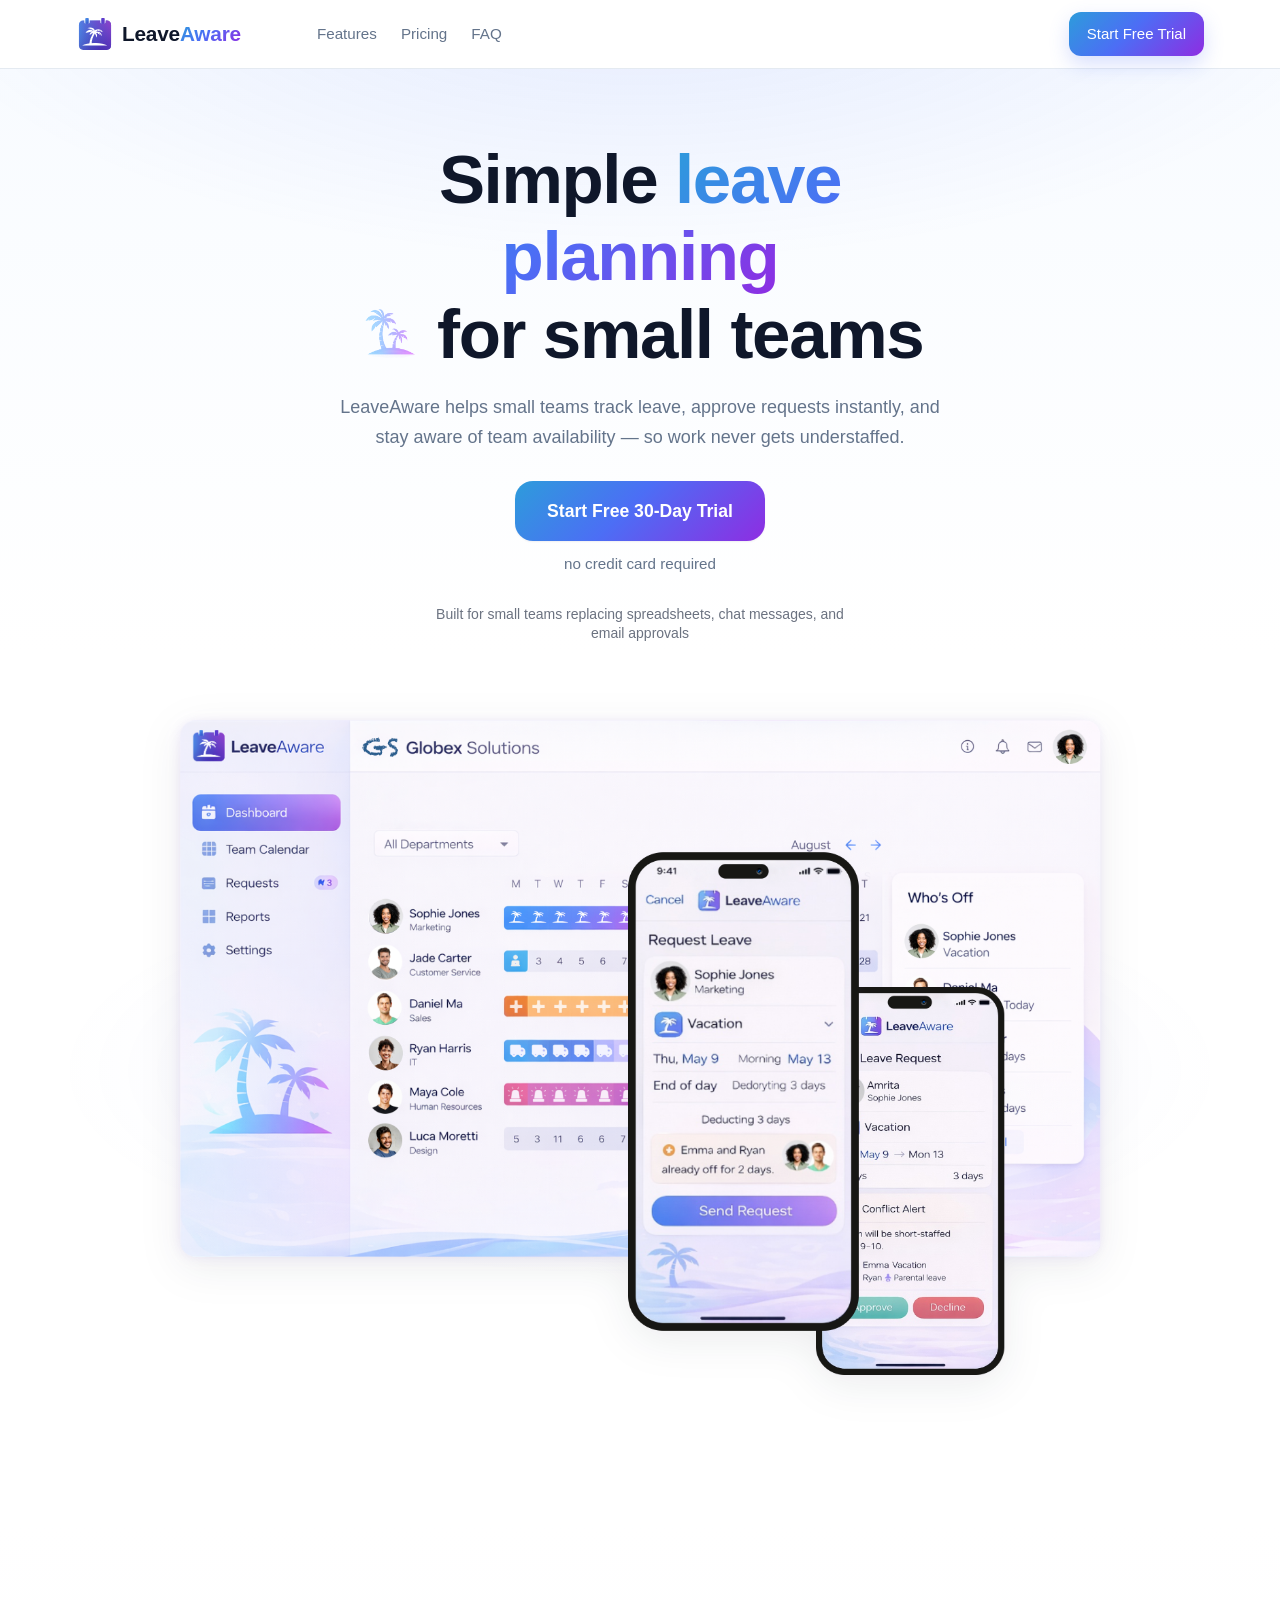
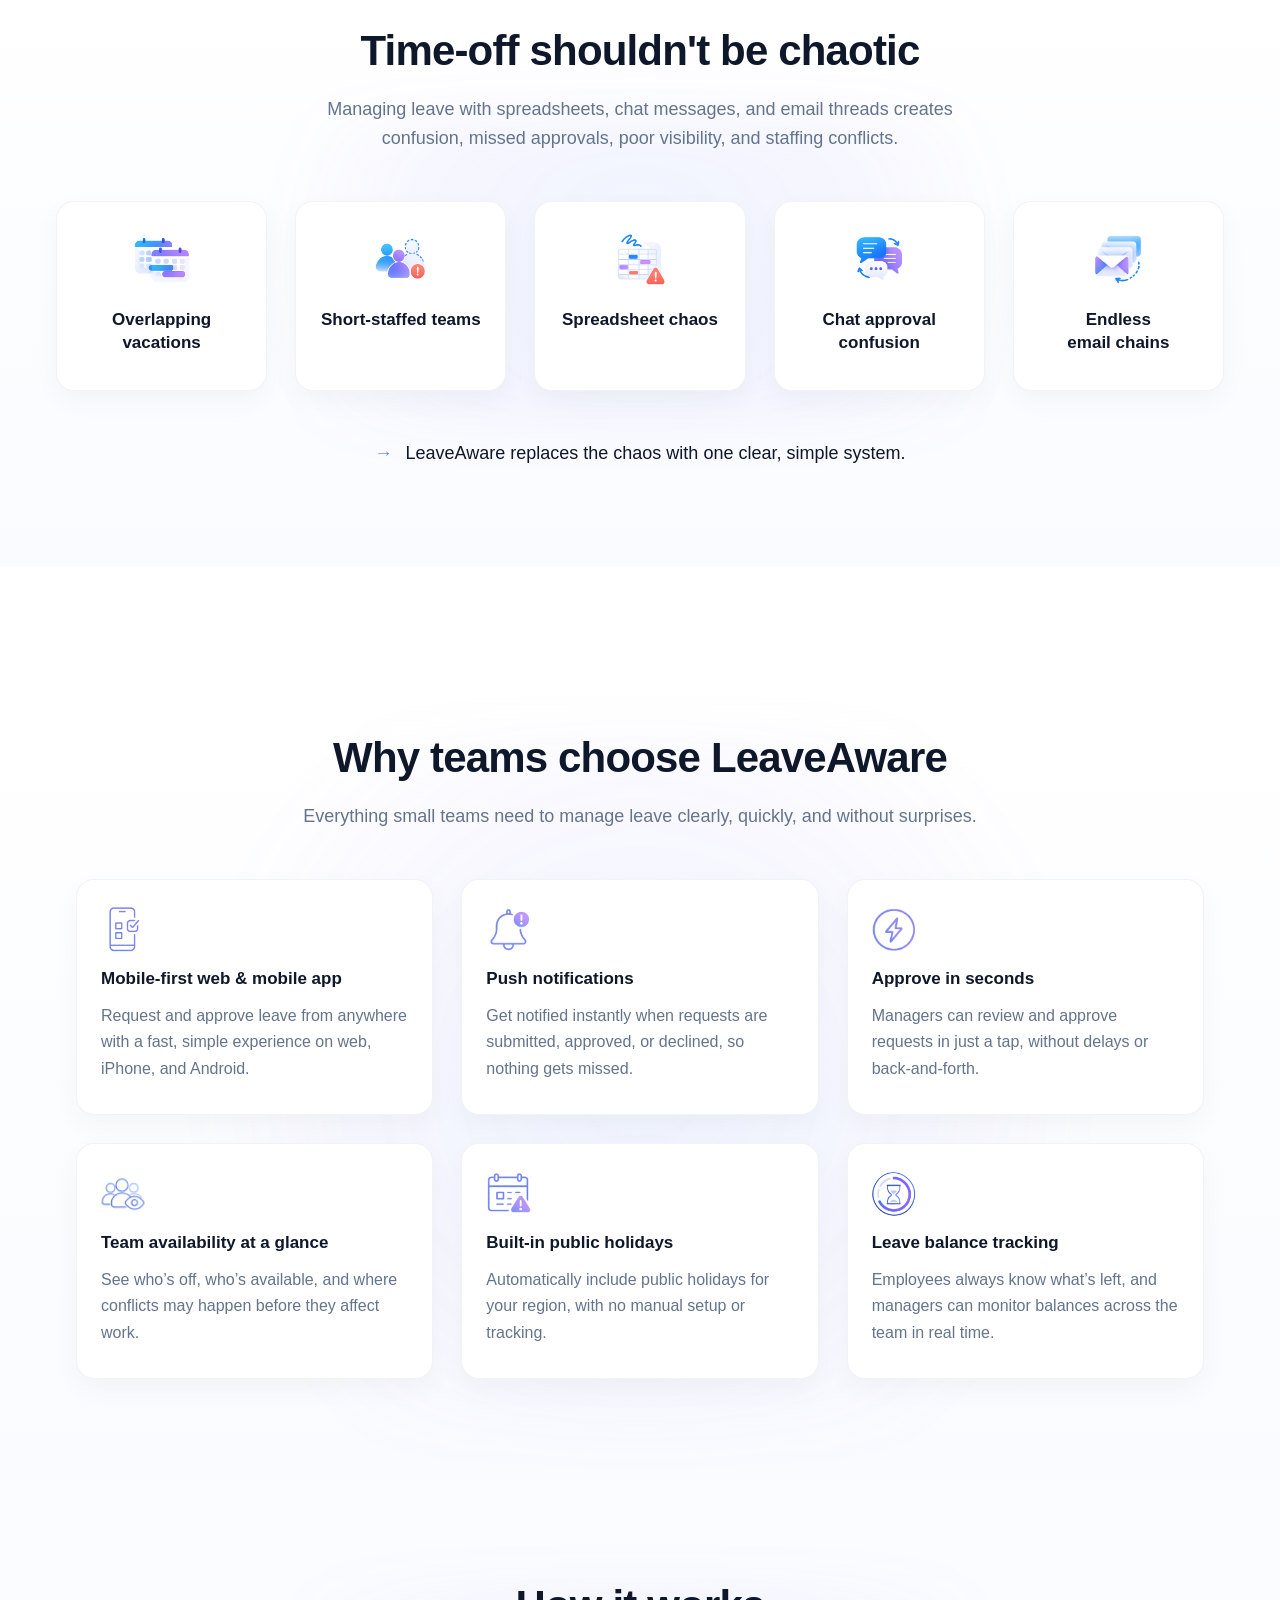
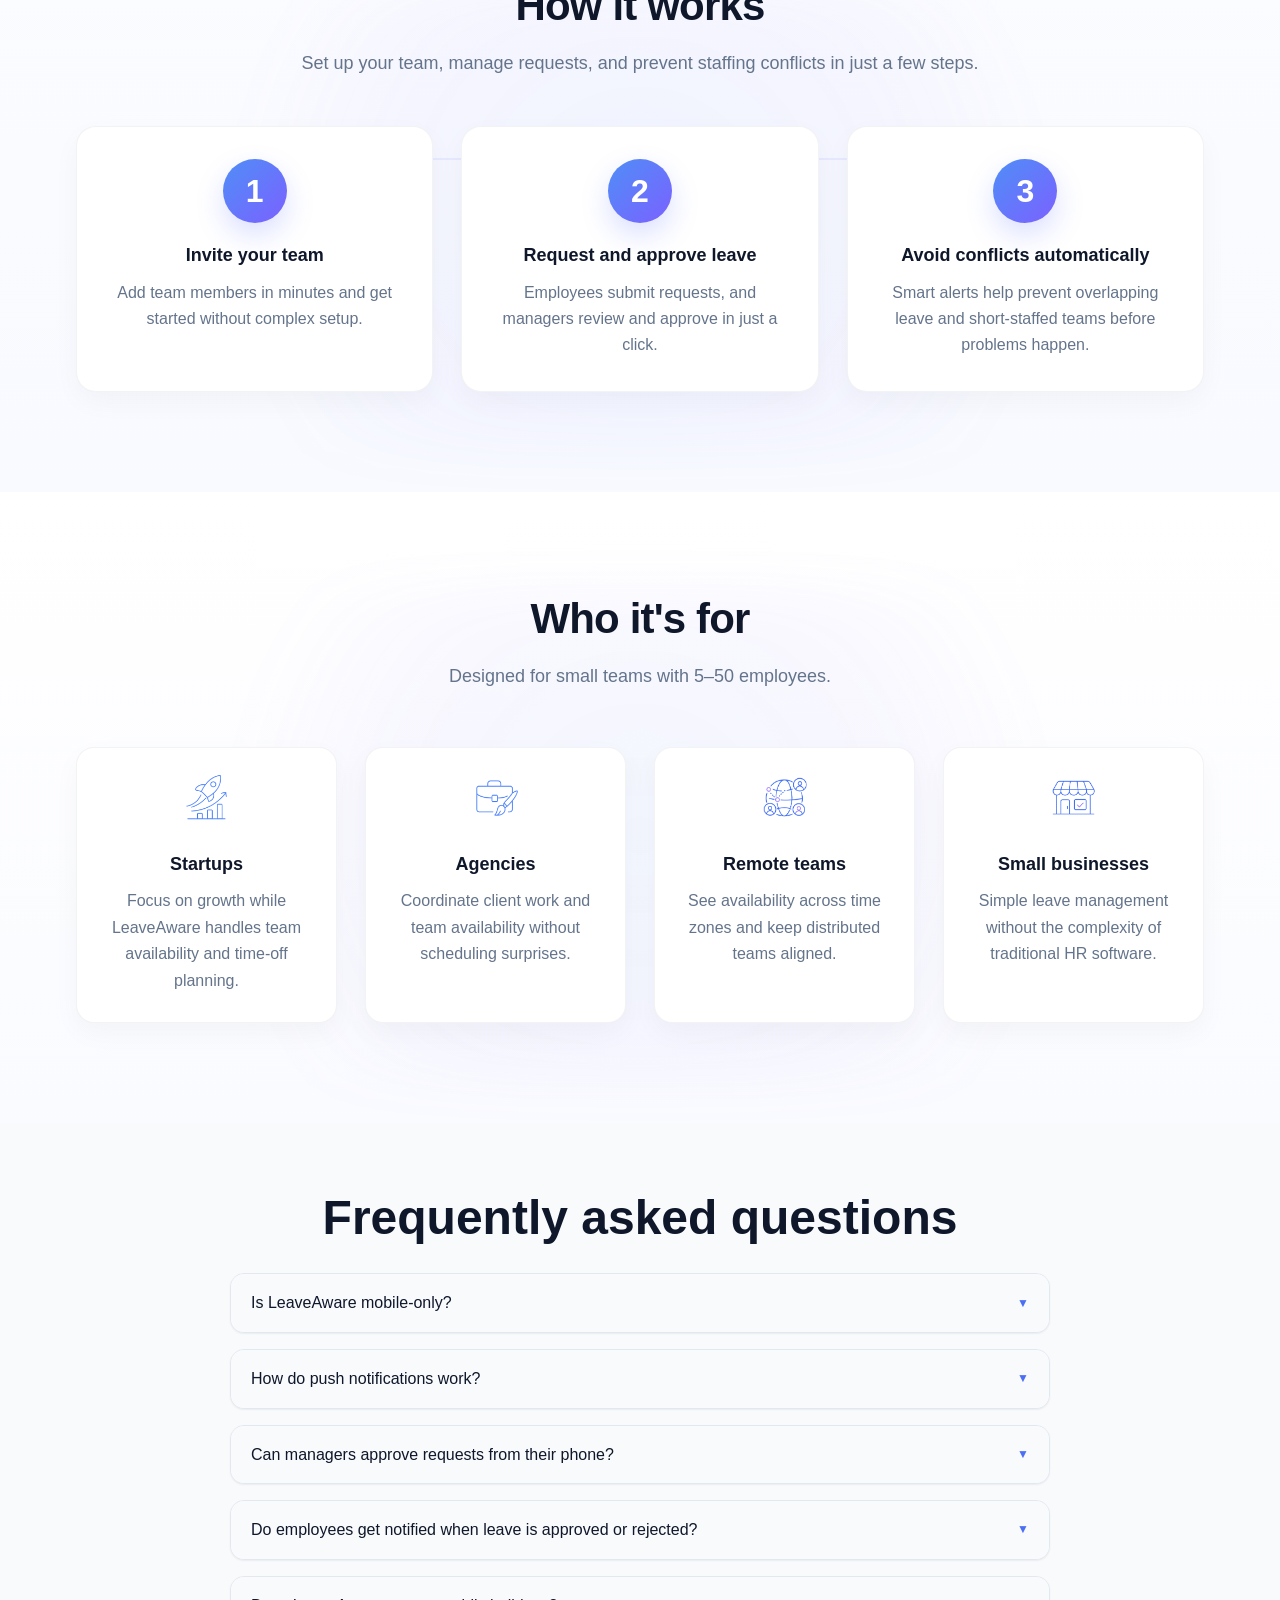
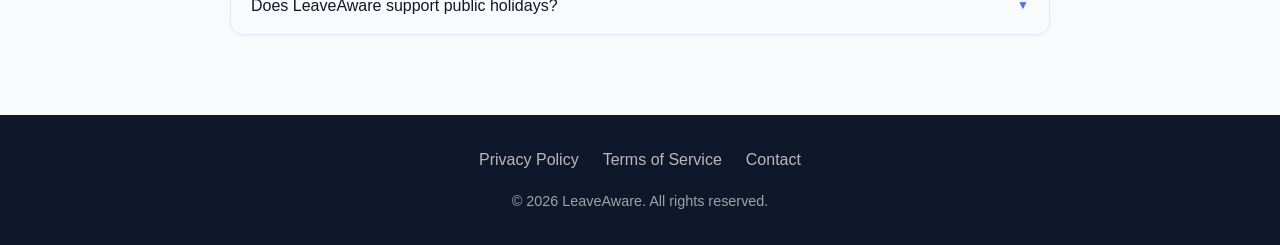
<file: index.html>
<!DOCTYPE html>
<html lang="en">
<head>
    <meta charset="UTF-8">
    <meta name="viewport" content="width=device-width, initial-scale=1.0">
    <title>LeaveAware – Leave Management for Small Teams</title>
    <meta name="description" content="By a long shot, the best leave planner for small teams. Mobile‑first with a full web app — request time off and approve instantly from your phone or browser.">
    <link rel="icon" href="/favicon.ico" sizes="any">
    <link rel="icon" type="image/png" sizes="32x32" href="/favicon-32x32.png">
    <link rel="icon" type="image/png" sizes="16x16" href="/favicon-16x16.png">
    <link rel="apple-touch-icon" href="/apple-touch-icon.png">
    <link rel="manifest" href="/site.webmanifest">
    <link rel="stylesheet" href="main.css">
    <script async src="https://www.googletagmanager.com/gtag/js?id=G-85T6MX5HEW"></script>
    <script type="text/javascript">
        (function(c,l,a,r,i,t,y){
            c[a]=c[a]||function(){(c[a].q=c[a].q||[]).push(arguments)};
            t=l.createElement(r);t.async=1;t.src="https://www.clarity.ms/tag/"+i;
            y=l.getElementsByTagName(r)[0];y.parentNode.insertBefore(t,y);
        })(window, document, "clarity", "script", "vrn78khvs7");
    </script>
    <script>
        window.dataLayer = window.dataLayer || [];
        function gtag(){dataLayer.push(arguments);}
        gtag('js', new Date());
        gtag('config', 'G-85T6MX5HEW');
    </script>
</head>
<body>
    <!-- Sticky Topbar -->
    <header class="topbar">
        <div class="topbar-container">
            <div class="topbar-left">
                <a href="#home" class="logo-link">
                    <img src="assets/leaveaware-logo.svg" alt="LeaveAware" class="logo">
                    <span class="brand-name">Leave<span class="brand-accent">Aware</span></span>
                </a>
            </div>
            <nav class="topbar-nav">
                <a href="#why" class="nav-link">Features</a>
                <a id="pricing_menu_item_cta" href="pricing/index.html" class="nav-link">Pricing</a>
                <a href="#faq" class="nav-link">FAQ</a>
            </nav>
            <div class="topbar-right">
                <a id="start_free_trial_bar_cta" href="pricing/index.html" class="btn-primary-pill">Start Free Trial</a>
            </div>
        </div>
    </header>

    <!-- Hero Section -->
    <section class="hero" id="home">
        <div class="container">
            <div class="hero-content">
                <h1 class="hero-headline">
                    Simple <span class="headline-accent">leave planning</span><br><img src="assets/palm_colored_icon.png" alt="palm" class="headline-palm-icon"> for small teams
                </h1>
                <p class="hero-subheadline">LeaveAware helps small teams track leave, approve requests instantly, and stay aware of team availability — so work never gets understaffed.</p>
                <div class="hero-cta">
                    <a id="start_free_trial_cta" href="pricing/index.html" class="btn-primary-large">Start Free 30-Day Trial</a>
                    <p class="cta-microcopy">no credit card required</p>
                    <p class="hero-trust">Built for small teams replacing spreadsheets, chat messages, and email approvals</p>
                </div>
            </div>
            <div class="hero-phone">
                <img src="assets/hero-mockup.png" alt="LeaveAware on web and mobile" class="hero-image" />
            </div>
        </div>
    </section>

    <!-- Problem Section -->
    <section class="problem">
        <div class="container">
            <h2 class="problem-title">Time-off shouldn't be chaotic</h2>
            <p class="problem-subtitle">Managing leave with spreadsheets, chat messages, and email threads creates confusion, missed approvals, poor visibility, and staffing conflicts.</p>
            <div class="problems-grid">
                <div class="problem-item">
                    <div class="problem-icon" aria-hidden="true">
                        <img src="assets/Slice_1.svg" alt="" class="problem-icon-image problem-icon-image--calendar">
                    </div>
                    <p class="problem-card-title">Overlapping vacations</p>
                </div>
                <div class="problem-item">
                    <div class="problem-icon" aria-hidden="true">
                        <img src="assets/Slice_2.svg" alt="" class="problem-icon-image problem-icon-image--team">
                    </div>
                    <p class="problem-card-title">Short-staffed teams</p>
                </div>
                <div class="problem-item">
                    <div class="problem-icon" aria-hidden="true">
                        <img src="assets/Slice_3.svg" alt="" class="problem-icon-image problem-icon-image--sheet">
                    </div>
                    <p class="problem-card-title">Spreadsheet chaos</p>
                </div>
                <div class="problem-item">
                    <div class="problem-icon" aria-hidden="true">
                        <img src="assets/Slice_4.svg" alt="" class="problem-icon-image problem-icon-image--message">
                    </div>
                    <p class="problem-card-title">Chat approval confusion</p>
                </div>
                <div class="problem-item">
                    <div class="problem-icon" aria-hidden="true">
                        <img src="assets/Slice_5.svg" alt="" class="problem-icon-image problem-icon-image--mail">
                    </div>
                    <p class="problem-card-title">Endless email chains</p>
                </div>
            </div>
            <p class="problem-transition"><span class="problem-transition-mark" aria-hidden="true">→</span> LeaveAware replaces the chaos with one clear, simple system.</p>
        </div>
    </section>

    <!-- Features Section -->
    <section class="features" id="why">
        <div class="container">
            <h2 class="features-title">Why teams choose LeaveAware</h2>
            <p class="features-subtitle">Everything small teams need to manage leave clearly, quickly, and without surprises.</p>
            <div class="features-grid">
                <div class="feature-card">
                    <div class="feature-icon" aria-hidden="true">
                        <img src="assets/FeaturesIcon/Slice_1.svg" alt="" class="feature-icon-image feature-icon-image--mobile">
                    </div>
                    <h3>Mobile-first web &amp; mobile app</h3>
                    <p>Request and approve leave from anywhere with a fast, simple experience on web, iPhone, and Android.</p>
                </div>
                <div class="feature-card">
                    <div class="feature-icon" aria-hidden="true">
                        <img src="assets/FeaturesIcon/Slice_2.svg" alt="" class="feature-icon-image feature-icon-image--bell">
                    </div>
                    <h3>Push notifications</h3>
                    <p>Get notified instantly when requests are submitted, approved, or declined, so nothing gets missed.</p>
                </div>
                <div class="feature-card">
                    <div class="feature-icon" aria-hidden="true">
                        <img src="assets/FeaturesIcon/Slice_3.svg" alt="" class="feature-icon-image feature-icon-image--zap">
                    </div>
                    <h3>Approve in seconds</h3>
                    <p>Managers can review and approve requests in just a tap, without delays or back-and-forth.</p>
                </div>
                <div class="feature-card">
                    <div class="feature-icon" aria-hidden="true">
                        <img src="assets/FeaturesIcon/Slice_4.svg" alt="" class="feature-icon-image feature-icon-image--visibility">
                    </div>
                    <h3>Team availability at a glance</h3>
                    <p>See who’s off, who’s available, and where conflicts may happen before they affect work.</p>
                </div>
                <div class="feature-card">
                    <div class="feature-icon" aria-hidden="true">
                        <img src="assets/FeaturesIcon/Slice_5.svg" alt="" class="feature-icon-image feature-icon-image--calendar">
                    </div>
                    <h3>Built-in public holidays</h3>
                    <p>Automatically include public holidays for your region, with no manual setup or tracking.</p>
                </div>
                <div class="feature-card">
                    <div class="feature-icon" aria-hidden="true">
                        <img src="assets/FeaturesIcon/Slice_6.svg" alt="" class="feature-icon-image feature-icon-image--balance">
                    </div>
                    <h3>Leave balance tracking</h3>
                    <p>Employees always know what’s left, and managers can monitor balances across the team in real time.</p>
                </div>
            </div>
        </div>
    </section>

    <!-- How It Works Section -->
    <section class="how-it-works">
        <div class="container">
            <h2 class="how-it-works-title">How it works</h2>
            <p class="how-it-works-subtitle">Set up your team, manage requests, and prevent staffing conflicts in just a few steps.</p>
            <div class="steps-grid">
                <div class="step">
                    <div class="step-number">1</div>
                    <h3>Invite your team</h3>
                    <p>Add team members in minutes and get started without complex setup.</p>
                </div>
                <div class="step">
                    <div class="step-number">2</div>
                    <h3>Request and approve leave</h3>
                    <p>Employees submit requests, and managers review and approve in just a click.</p>
                </div>
                <div class="step">
                    <div class="step-number">3</div>
                    <h3>Avoid conflicts automatically</h3>
                    <p>Smart alerts help prevent overlapping leave and short-staffed teams before problems happen.</p>
                </div>
            </div>
        </div>
    </section>

    <!-- Who It's For Section -->
    <section class="who-for">
        <div class="container">
            <h2 class="who-title">Who it's for</h2>
            <p class="who-subtitle">Designed for small teams with 5–50 employees.</p>
            <div class="who-grid">
                <div class="who-card">
                    <div class="who-icon" aria-hidden="true">
                        <img src="assets/clients/Slice_1.svg" alt="" class="who-icon-image who-icon-image--startup">
                    </div>
                    <h3>Startups</h3>
                    <p>Focus on growth while LeaveAware handles team availability and time-off planning.</p>
                </div>
                <div class="who-card">
                    <div class="who-icon" aria-hidden="true">
                        <img src="assets/clients/Slice_2.svg" alt="" class="who-icon-image who-icon-image--agency">
                    </div>
                    <h3>Agencies</h3>
                    <p>Coordinate client work and team availability without scheduling surprises.</p>
                </div>
                <div class="who-card">
                    <div class="who-icon" aria-hidden="true">
                        <img src="assets/clients/Slice_3.svg" alt="" class="who-icon-image who-icon-image--remote">
                    </div>
                    <h3>Remote teams</h3>
                    <p>See availability across time zones and keep distributed teams aligned.</p>
                </div>
                <div class="who-card">
                    <div class="who-icon" aria-hidden="true">
                        <img src="assets/clients/Slice_4.svg" alt="" class="who-icon-image who-icon-image--business">
                    </div>
                    <h3>Small businesses</h3>
                    <p>Simple leave management without the complexity of traditional HR software.</p>
                </div>
            </div>
        </div>
    </section>

    <!-- FAQ Section -->
    <section class="faq" id="faq">
        <div class="container">
            <h2>Frequently asked questions</h2>
            <div class="faq-list">
                <details class="faq-item">
                    <summary>Is LeaveAware mobile-only?</summary>
                    <p>No. LeaveAware is mobile-first, but it also includes a full web app, so teams can request leave, approve requests, and check availability from phone or browser.</p>
                </details>
                <details class="faq-item">
                    <summary>How do push notifications work?</summary>
                    <p>Managers can be notified when new leave requests are submitted, and employees can be notified when requests are approved or declined, so nothing gets missed.</p>
                </details>
                <details class="faq-item">
                    <summary>Can managers approve requests from their phone?</summary>
                    <p>Yes. Managers can review pending requests and approve or decline them from their phone using LeaveAware&apos;s mobile-friendly experience.</p>
                </details>
                <details class="faq-item">
                    <summary>Do employees get notified when leave is approved or rejected?</summary>
                    <p>Yes. Employees can be notified when a request is approved or declined, and they can also check the latest status in LeaveAware.</p>
                </details>
                <details class="faq-item">
                    <summary>Does LeaveAware support public holidays?</summary>
                    <p>Yes. LeaveAware supports public holidays for your region, so teams can see holidays alongside leave and plan availability more clearly.</p>
                </details>
            </div>
        </div>
    </section>

    <!-- Footer -->
    <footer class="footer">
        <div class="container">
            <div class="footer-links">
                <a href="privacy/index.html">Privacy Policy</a>
                <a href="terms/index.html">Terms of Service</a>
                <a href="mailto:hello@leaveaware.com">Contact</a>
            </div>
            <p class="footer-text">&copy; 2026 LeaveAware. All rights reserved.</p>
        </div>
    </footer>

    <script src="main.js"></script>
    <!--Start of Tawk.to Script-->
    <script type="text/javascript">
    var Tawk_API=Tawk_API||{}, Tawk_LoadStart=new Date();
    (function(){
    var s1=document.createElement("script"),s0=document.getElementsByTagName("script")[0];
    s1.async=true;
    s1.src='https://embed.tawk.to/69aced4ae13b5e1c381bf143/1jj5ntqqi';
    s1.charset='UTF-8';
    s1.setAttribute('crossorigin','*');
    s0.parentNode.insertBefore(s1,s0);
    })();
    </script>
    <!--End of Tawk.to Script-->
</body>
</html>
</file>
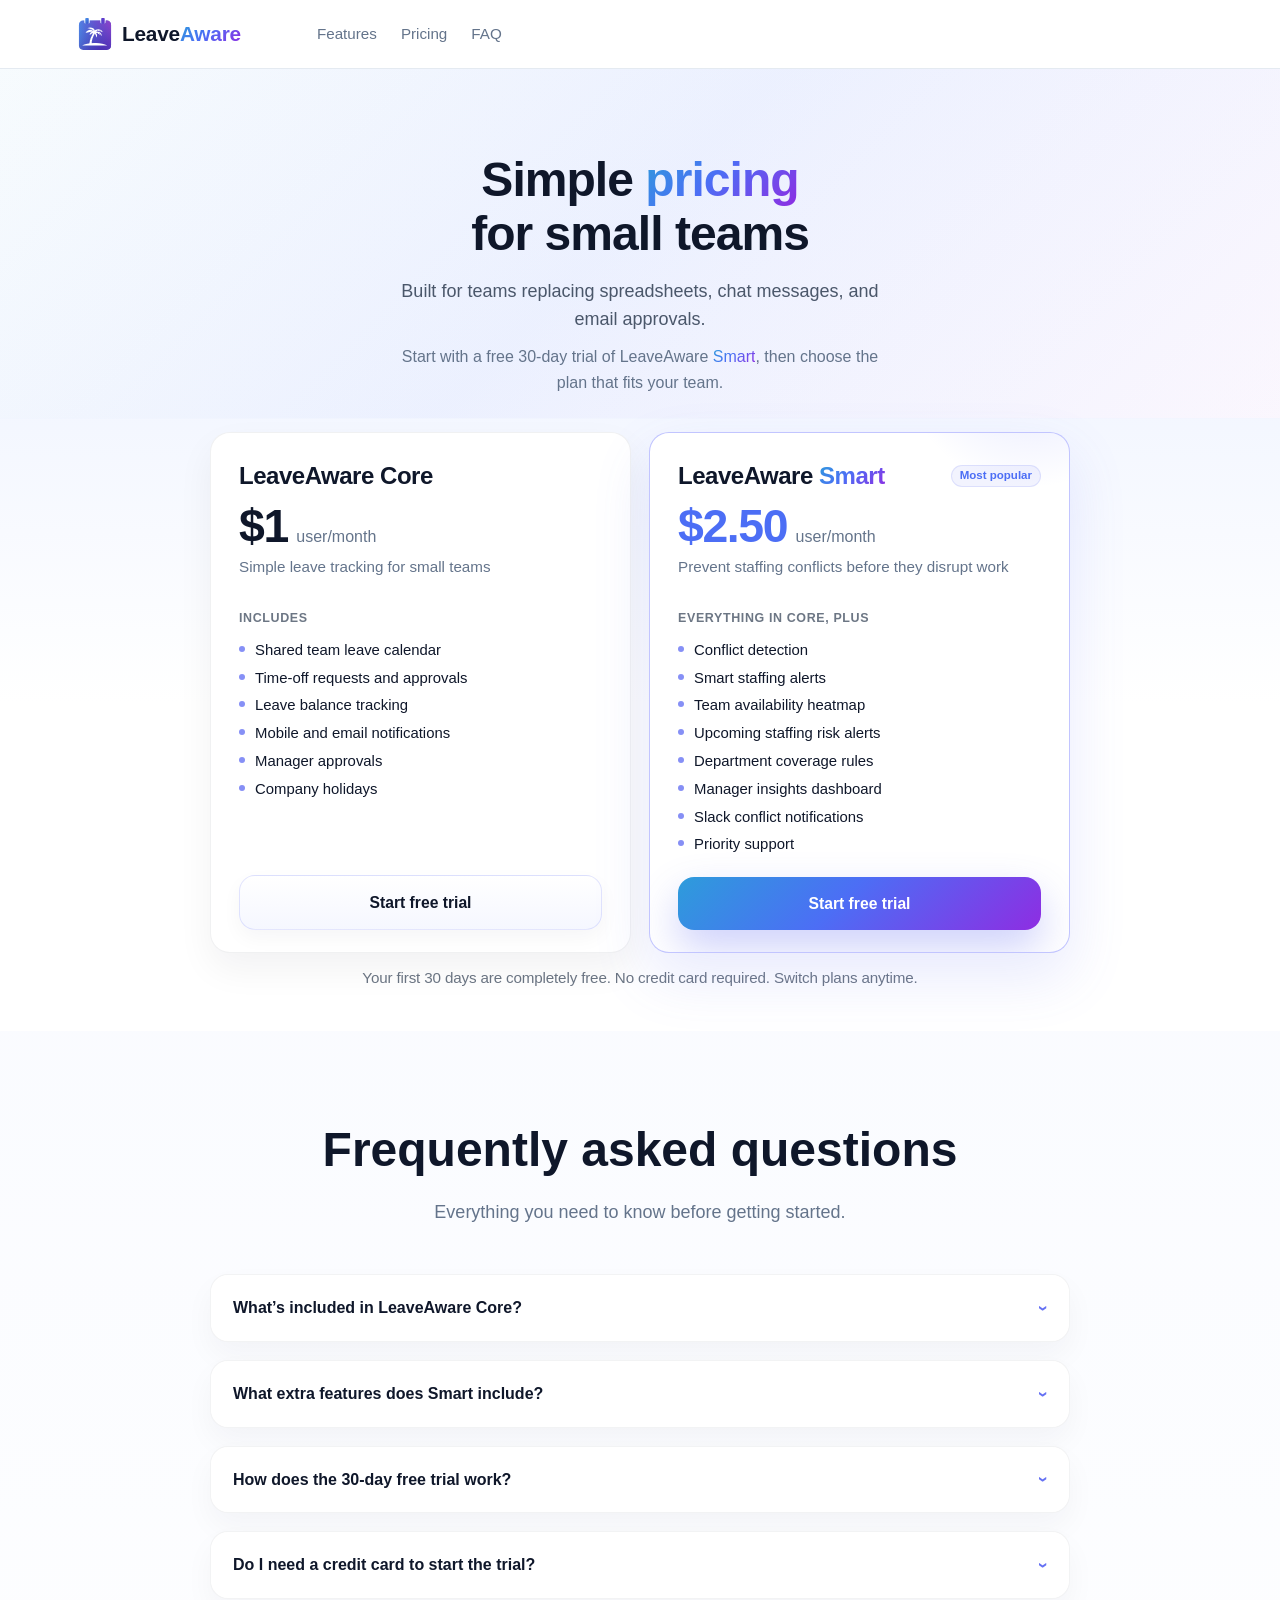
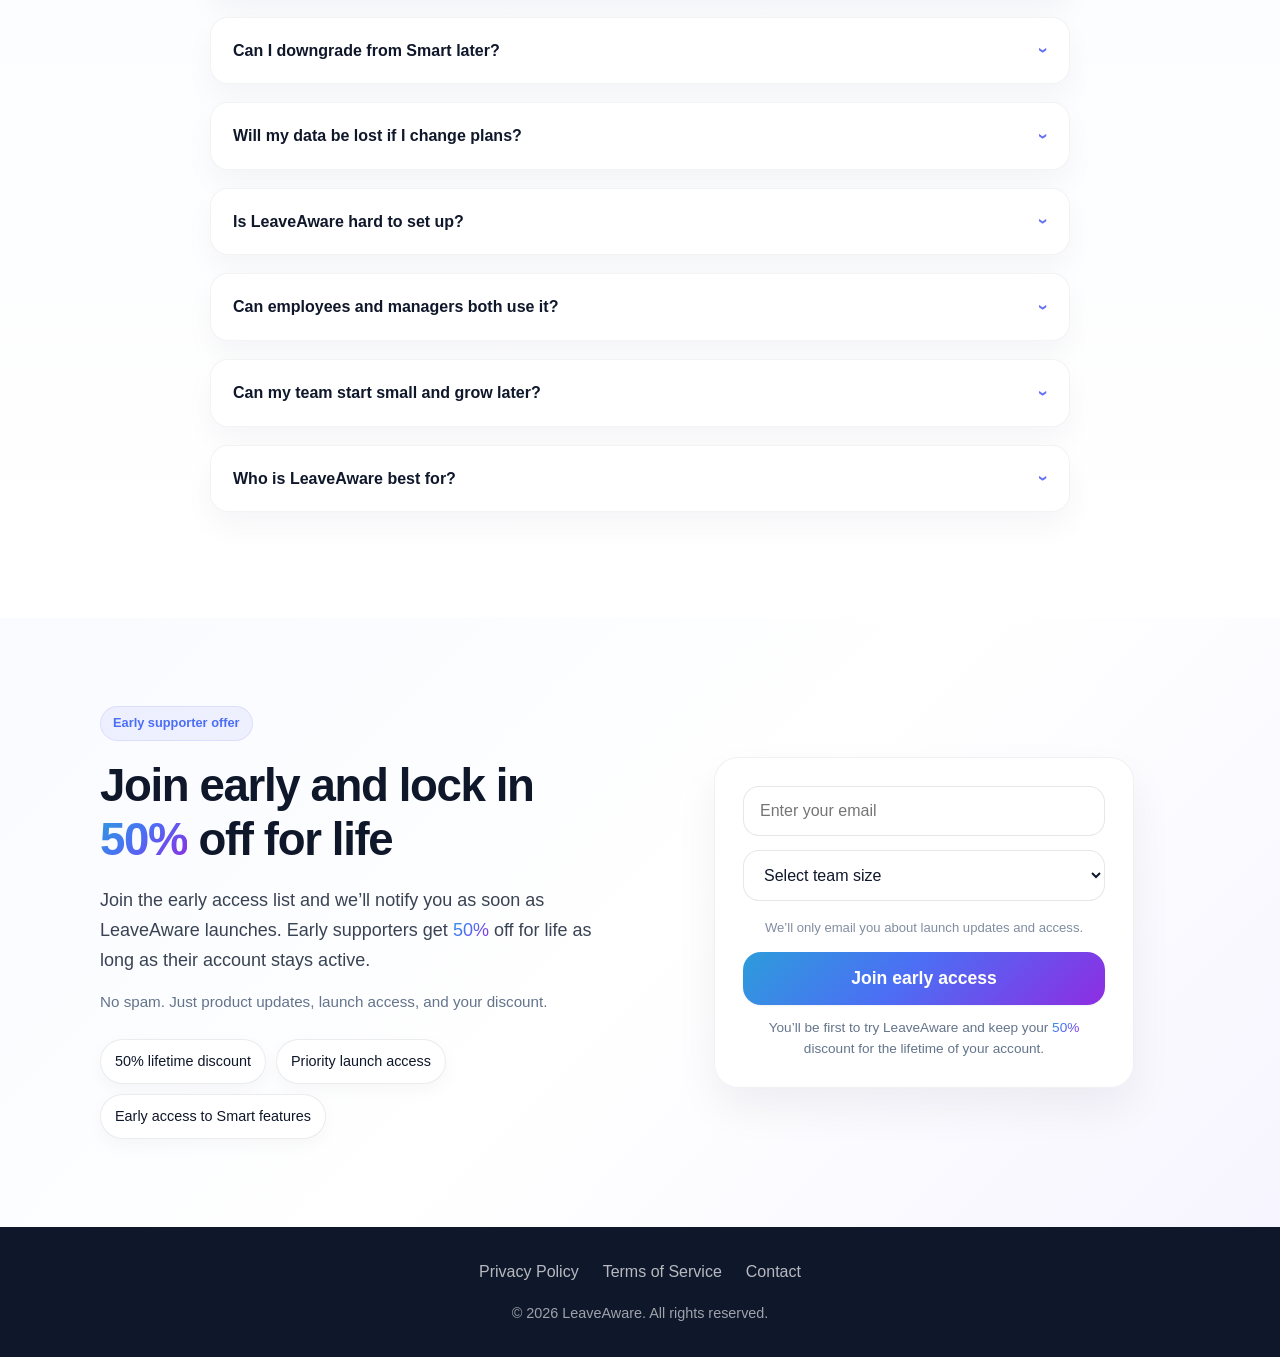
<file: pricing/index.html>
<!DOCTYPE html>
<html lang="en">
<head>
    <meta charset="UTF-8">
    <meta name="viewport" content="width=device-width, initial-scale=1.0">
    <title>Pricing – LeaveAware</title>
    <link rel="stylesheet" href="../main.css">
    <script async src="https://www.googletagmanager.com/gtag/js?id=G-85T6MX5HEW"></script>
    <script type="text/javascript">
        (function(c,l,a,r,i,t,y){
            c[a]=c[a]||function(){(c[a].q=c[a].q||[]).push(arguments)};
            t=l.createElement(r);t.async=1;t.src="https://www.clarity.ms/tag/"+i;
            y=l.getElementsByTagName(r)[0];y.parentNode.insertBefore(t,y);
        })(window, document, "clarity", "script", "vrn78khvs7");
    </script>
    <script>
        window.dataLayer = window.dataLayer || [];
        function gtag(){dataLayer.push(arguments);}
        gtag('js', new Date());
        gtag('config', 'G-85T6MX5HEW');
    </script>
</head>
<body>
    <!-- Sticky Topbar -->
    <header class="topbar">
        <div class="topbar-container">
            <div class="topbar-left">
                <a href="../index.html#home" class="logo-link">
                    <img src="../assets/leaveaware-logo.svg" alt="LeaveAware" class="logo">
                    <span class="brand-name">Leave<span class="brand-accent">Aware</span></span>
                </a>
            </div>
            <nav class="topbar-nav">
                <a href="../index.html#why" class="nav-link">Features</a>
                <a href="./index.html" class="nav-link">Pricing</a>
                <a href="../index.html#faq" class="nav-link">FAQ</a>
            </nav>
            <div class="topbar-right" aria-hidden="true">
                <span class="btn-primary-pill" style="visibility: hidden; pointer-events: none;">Start Free Trial</span>
            </div>
        </div>
    </header>

    <!-- Hero Section -->
    <section class="hero pricing-hero" id="home">
        <div class="container">
            <div class="hero-content">
                <h1 class="hero-headline">Simple <span class="pricing-word-accent">pricing</span> for small teams</h1>
                <p class="hero-subheadline">Built for teams replacing spreadsheets, chat messages, and email approvals.</p>
                <p class="hero-explainer">Start with a free 30-day trial of LeaveAware <span class="pricing-plan-accent">Smart</span>, then choose the plan that fits your team.</p>
            </div>
        </div>
    </section>

    <!-- Pricing Cards -->
    <section class="pricing-section">
        <div class="container">
            <div class="pricing-cards">
                <div class="pricing-card pricing-card-core">
                    <h3 class="pricing-name">LeaveAware Core</h3>
                    <div class="pricing-price">$1<span> user/month</span></div>
                    <p class="pricing-description">Simple leave tracking for small teams</p>
                    <div class="pricing-feature-group">
                        <p class="pricing-group-title">Includes</p>
                        <ul class="pricing-features">
                            <li>Shared team leave calendar</li>
                            <li>Time-off requests and approvals</li>
                            <li>Leave balance tracking</li>
                            <li>Mobile and email notifications</li>
                            <li>Manager approvals</li>
                            <li>Company holidays</li>
                        </ul>
                    </div>
                    <a id="pricing_tire_cta1" href="#early-access" class="btn-primary-large pricing-cta pricing-cta-secondary">Start free trial</a>
                </div>
                <div class="pricing-card popular pricing-card-smart">
                    <div class="pricing-name-row">
                        <h3 class="pricing-name">LeaveAware <span class="pricing-plan-accent">Smart</span></h3>
                        <div class="pricing-badge">Most popular</div>
                    </div>
                    <div class="pricing-price">$2.50<span> user/month</span></div>
                    <p class="pricing-description">Prevent staffing conflicts before they disrupt work</p>
                    <div class="pricing-feature-group">
                        <p class="pricing-group-title">Everything in Core, plus</p>
                        <ul class="pricing-features">
                            <li>Conflict detection</li>
                            <li>Smart staffing alerts</li>
                            <li>Team availability heatmap</li>
                            <li>Upcoming staffing risk alerts</li>
                            <li>Department coverage rules</li>
                            <li>Manager insights dashboard</li>
                            <li>Slack conflict notifications</li>
                            <li>Priority support</li>
                        </ul>
                    </div>
                    <a id="pricing_tire_cta2" href="#early-access" class="btn-primary-large pricing-cta">Start free trial</a>
                </div>
            </div>
        </div>
    </section>

    <!-- Trial Explanation -->
    <section class="trial-info">
        <div class="container">
            <p class="trial-inline">Your first 30 days are completely free. No credit card required. Switch plans anytime.</p>
        </div>
    </section>

    <!-- FAQ Section -->
    <section class="faq pricing-faq">
        <div class="container">
            <h2>Frequently asked questions</h2>
            <p class="faq-subtitle">Everything you need to know before getting started.</p>
            <div class="faq-list">
                <details class="faq-item">
                    <summary>What’s included in LeaveAware Core?</summary>
                    <p>LeaveAware Core includes unlimited employees, leave requests and approvals, a shared team calendar, leave balance tracking, notifications, and company holidays.</p>
                </details>
                <details class="faq-item">
                    <summary>What extra features does Smart include?</summary>
                    <p>LeaveAware Smart includes everything in Core, plus staffing alerts, conflict detection, team availability heatmaps, department coverage rules, manager insights, and priority support.</p>
                </details>
                <details class="faq-item">
                    <summary>How does the 30-day free trial work?</summary>
                    <p>Your team starts on LeaveAware Smart for 30 days at no cost. When the trial ends, you can stay on Smart or switch to Core.</p>
                </details>
                <details class="faq-item">
                    <summary>Do I need a credit card to start the trial?</summary>
                    <p>No. You can start your 30-day trial without entering a credit card.</p>
                </details>
                <details class="faq-item">
                    <summary>Can I downgrade from Smart later?</summary>
                    <p>Yes. You can switch plans anytime, and your team data stays intact.</p>
                </details>
                <details class="faq-item">
                    <summary>Will my data be lost if I change plans?</summary>
                    <p>No. Your employee data, leave history, and settings remain safe and accessible when you change plans.</p>
                </details>
                <details class="faq-item">
                    <summary>Is LeaveAware hard to set up?</summary>
                    <p>No. Most teams can get started in just a few minutes without complex setup or training.</p>
                </details>
                <details class="faq-item">
                    <summary>Can employees and managers both use it?</summary>
                    <p>Yes. Employees can request leave and view balances, while managers can review requests, track team availability, and prevent conflicts.</p>
                </details>
                <details class="faq-item">
                    <summary>Can my team start small and grow later?</summary>
                    <p>Yes. LeaveAware is designed for growing teams, so you can start with your current team and add more employees as you grow.</p>
                </details>
                <details class="faq-item">
                    <summary>Who is LeaveAware best for?</summary>
                    <p>LeaveAware is built for small teams that want a simple way to manage time off and stay aware of staffing coverage.</p>
                </details>
            </div>
        </div>
    </section>

    <!-- Early Access Section -->
    <section class="early-access" id="early-access">
        <div class="container">
            <div class="early-access-content">
                <div class="early-access-left">
                    <div class="early-access-badge">Early supporter offer</div>
                    <h2>Join early and lock in <span class="pricing-plan-accent">50%</span> off for life</h2>
                    <p class="early-access-subtitle">Join the early access list and we’ll notify you as soon as LeaveAware launches. Early supporters get <span class="pricing-plan-accent">50%</span> off for life as long as their account stays active.</p>
                    <p class="early-access-micro">No spam. Just product updates, launch access, and your discount.</p>
                    <div class="early-access-benefits">
                        <div class="benefit-chip">50% lifetime discount</div>
                        <div class="benefit-chip">Priority launch access</div>
                        <div class="benefit-chip">Early access to Smart features</div>
                    </div>
                </div>
                <div class="early-access-right">
                    <div class="early-access-form-card">
                        <form id="early-access-form" action="https://formspree.io/f/mojklepe" method="POST" class="waitlist-form">
                            <label for="email" class="visually-hidden">Email address</label>
                            <input type="email" id="email" name="email" placeholder="Enter your email" required>
                            <label for="company-size" class="visually-hidden">Team size (optional)</label>
                            <select id="company-size" name="team_size">
                                <option value="">Select team size</option>
                                <option value="1-5">1–5</option>
                                <option value="6-10">6–10</option>
                                <option value="11-25">11–25</option>
                                <option value="26-50">26–50</option>
                                <option value="50+">50+</option>
                            </select>
                            <input type="hidden" name="source" value="leaveaware_pricing_waitlist">
                            <input type="text" name="_gotcha" style="display:none">
                            <p class="form-trust">We’ll only email you about launch updates and access.</p>
                            <button id="join_early_access_cta" type="submit" class="btn-primary-large">Join early access</button>
                            <p class="form-micro">You’ll be first to try LeaveAware and keep your <span class="pricing-plan-accent">50%</span> discount for the lifetime of your account.</p>
                        </form>
                        <div id="success-message" class="success-message" role="status" aria-live="polite" style="display: none;">
                            Thanks! You’re on the list. We’ll notify you at launch and reserve your <span class="pricing-plan-accent">50%</span> lifetime discount.
                        </div>
                    </div>
                </div>
            </div>
        </div>
    </section>

    <!-- Footer -->
    <footer class="footer">
        <div class="container">
            <div class="footer-links">
                <a href="../privacy/index.html">Privacy Policy</a>
                <a href="../terms/index.html">Terms of Service</a>
                <a href="mailto:hello@leaveaware.com">Contact</a>
            </div>
            <p class="footer-text">&copy; 2026 LeaveAware. All rights reserved.</p>
        </div>
    </footer>

    <script src="../main.js"></script>
    <!--Start of Tawk.to Script-->
    <script type="text/javascript">
    var Tawk_API=Tawk_API||{}, Tawk_LoadStart=new Date();
    (function(){
    var s1=document.createElement("script"),s0=document.getElementsByTagName("script")[0];
    s1.async=true;
    s1.src='https://embed.tawk.to/69aced4ae13b5e1c381bf143/1jj5ntqqi';
    s1.charset='UTF-8';
    s1.setAttribute('crossorigin','*');
    s0.parentNode.insertBefore(s1,s0);
    })();
    </script>
    <!--End of Tawk.to Script-->
</body>
</html>
</file>
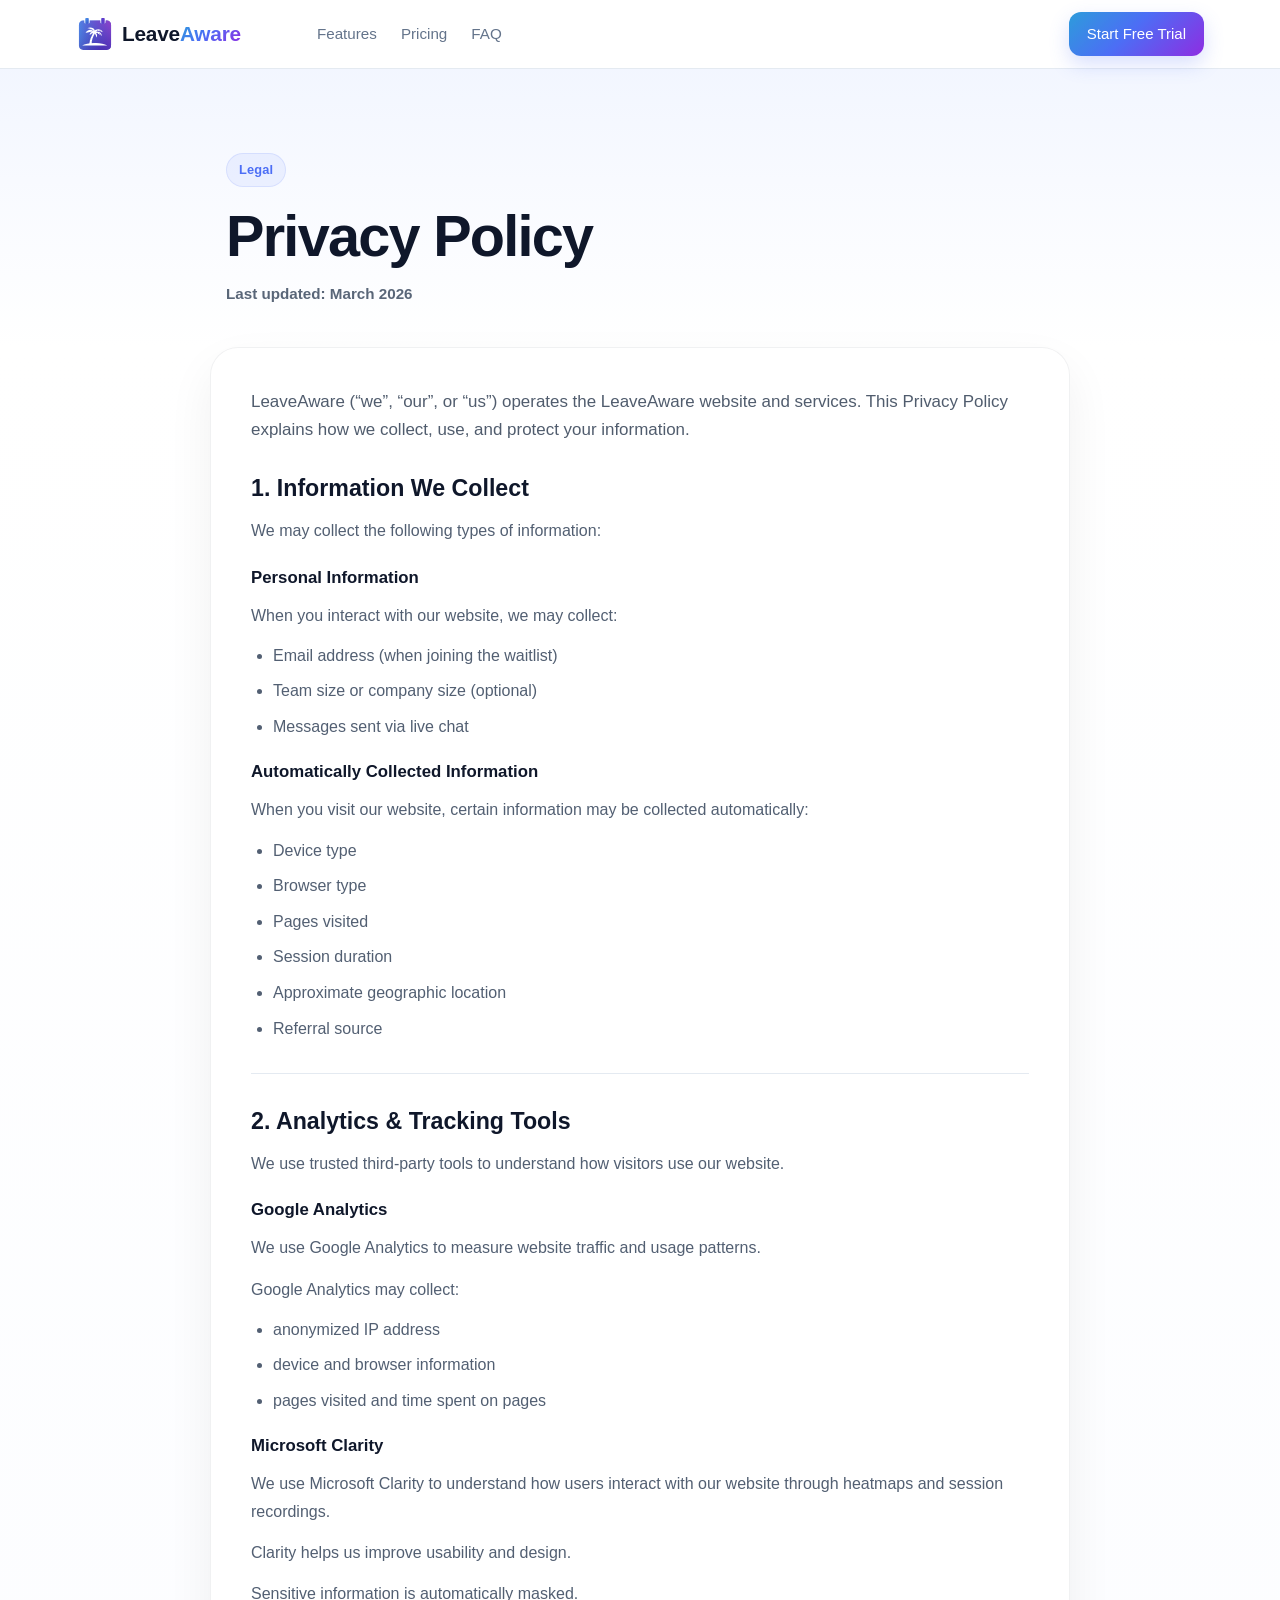
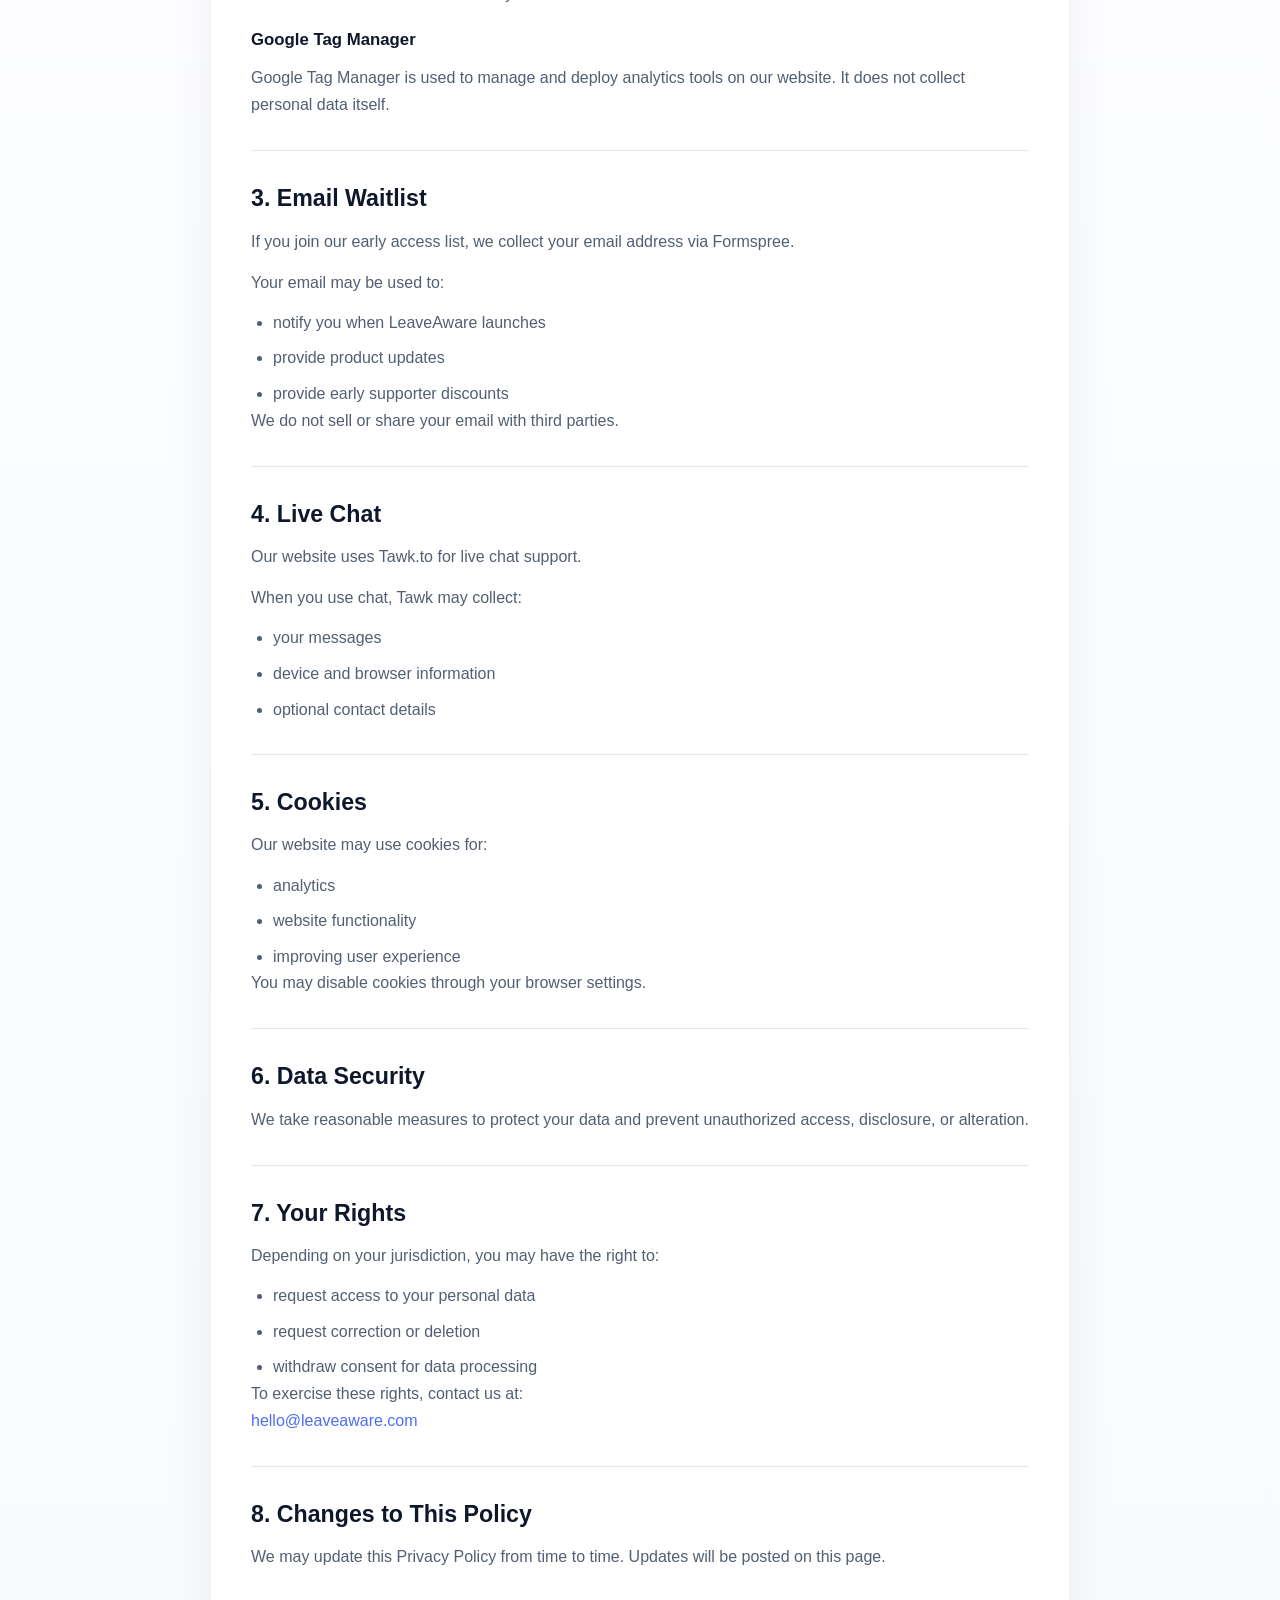
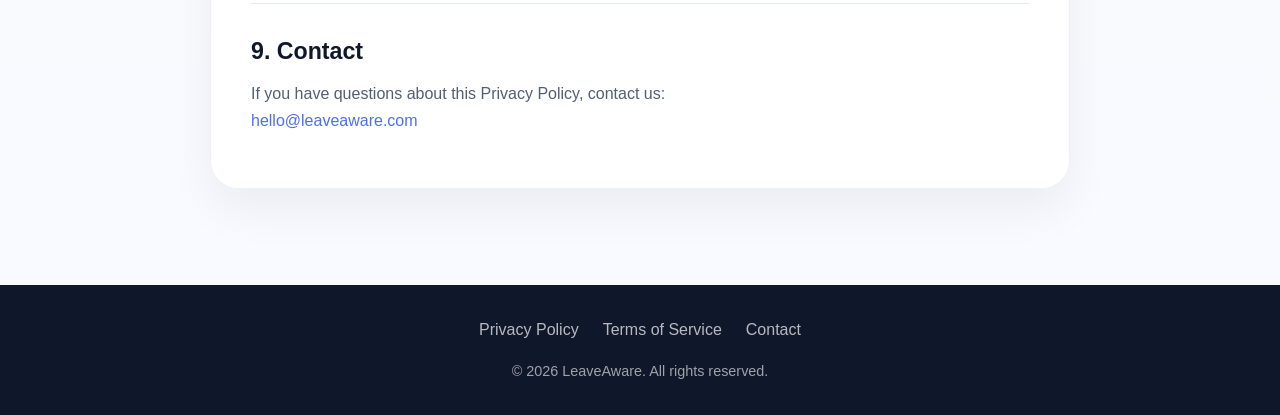
<file: privacy/index.html>
<!DOCTYPE html>
<html lang="en">
<head>
    <meta charset="UTF-8">
    <meta name="viewport" content="width=device-width, initial-scale=1.0">
    <title>Privacy Policy | LeaveAware</title>
    <meta name="description" content="Read the LeaveAware Privacy Policy to understand how we collect, use, and protect your information.">
    <link rel="stylesheet" href="../main.css">
    <script async src="https://www.googletagmanager.com/gtag/js?id=G-85T6MX5HEW"></script>
    <script type="text/javascript">
        (function(c,l,a,r,i,t,y){
            c[a]=c[a]||function(){(c[a].q=c[a].q||[]).push(arguments)};
            t=l.createElement(r);t.async=1;t.src="https://www.clarity.ms/tag/"+i;
            y=l.getElementsByTagName(r)[0];y.parentNode.insertBefore(t,y);
        })(window, document, "clarity", "script", "vrn78khvs7");
    </script>
    <script>
        window.dataLayer = window.dataLayer || [];
        function gtag(){dataLayer.push(arguments);}
        gtag('js', new Date());
        gtag('config', 'G-85T6MX5HEW');
    </script>
</head>
<body>
    <header class="topbar">
        <div class="topbar-container">
            <div class="topbar-left">
                <a href="../index.html#home" class="logo-link">
                    <img src="../assets/leaveaware-logo.svg" alt="LeaveAware" class="logo">
                    <span class="brand-name">Leave<span class="brand-accent">Aware</span></span>
                </a>
            </div>
            <nav class="topbar-nav">
                <a href="../index.html#why" class="nav-link">Features</a>
                <a href="../pricing/index.html" class="nav-link">Pricing</a>
                <a href="../index.html#faq" class="nav-link">FAQ</a>
            </nav>
            <div class="topbar-right">
                <a href="../pricing/index.html" class="btn-primary-pill">Start Free Trial</a>
            </div>
        </div>
    </header>

    <section class="legal-hero">
        <div class="container">
            <div class="legal-hero-content">
                <div class="legal-kicker">Legal</div>
                <h1 class="legal-title">Privacy Policy</h1>
                <p class="legal-updated">Last updated: March 2026</p>
            </div>
        </div>
    </section>

    <main class="legal-page">
        <div class="legal-shell">
            <p class="legal-intro">LeaveAware (“we”, “our”, or “us”) operates the LeaveAware website and services. This Privacy Policy explains how we collect, use, and protect your information.</p>

            <section class="legal-section">
                <h2>1. Information We Collect</h2>
                <p>We may collect the following types of information:</p>
                <h3>Personal Information</h3>
                <p>When you interact with our website, we may collect:</p>
                <ul>
                    <li>Email address (when joining the waitlist)</li>
                    <li>Team size or company size (optional)</li>
                    <li>Messages sent via live chat</li>
                </ul>
                <h3>Automatically Collected Information</h3>
                <p>When you visit our website, certain information may be collected automatically:</p>
                <ul>
                    <li>Device type</li>
                    <li>Browser type</li>
                    <li>Pages visited</li>
                    <li>Session duration</li>
                    <li>Approximate geographic location</li>
                    <li>Referral source</li>
                </ul>
            </section>

            <section class="legal-section">
                <h2>2. Analytics &amp; Tracking Tools</h2>
                <p>We use trusted third-party tools to understand how visitors use our website.</p>
                <h3>Google Analytics</h3>
                <p>We use Google Analytics to measure website traffic and usage patterns.</p>
                <p>Google Analytics may collect:</p>
                <ul>
                    <li>anonymized IP address</li>
                    <li>device and browser information</li>
                    <li>pages visited and time spent on pages</li>
                </ul>
                <h3>Microsoft Clarity</h3>
                <p>We use Microsoft Clarity to understand how users interact with our website through heatmaps and session recordings.</p>
                <p>Clarity helps us improve usability and design.</p>
                <p>Sensitive information is automatically masked.</p>
                <h3>Google Tag Manager</h3>
                <p>Google Tag Manager is used to manage and deploy analytics tools on our website. It does not collect personal data itself.</p>
            </section>

            <section class="legal-section">
                <h2>3. Email Waitlist</h2>
                <p>If you join our early access list, we collect your email address via Formspree.</p>
                <p>Your email may be used to:</p>
                <ul>
                    <li>notify you when LeaveAware launches</li>
                    <li>provide product updates</li>
                    <li>provide early supporter discounts</li>
                </ul>
                <p>We do not sell or share your email with third parties.</p>
            </section>

            <section class="legal-section">
                <h2>4. Live Chat</h2>
                <p>Our website uses Tawk.to for live chat support.</p>
                <p>When you use chat, Tawk may collect:</p>
                <ul>
                    <li>your messages</li>
                    <li>device and browser information</li>
                    <li>optional contact details</li>
                </ul>
            </section>

            <section class="legal-section">
                <h2>5. Cookies</h2>
                <p>Our website may use cookies for:</p>
                <ul>
                    <li>analytics</li>
                    <li>website functionality</li>
                    <li>improving user experience</li>
                </ul>
                <p>You may disable cookies through your browser settings.</p>
            </section>

            <section class="legal-section">
                <h2>6. Data Security</h2>
                <p>We take reasonable measures to protect your data and prevent unauthorized access, disclosure, or alteration.</p>
            </section>

            <section class="legal-section">
                <h2>7. Your Rights</h2>
                <p>Depending on your jurisdiction, you may have the right to:</p>
                <ul>
                    <li>request access to your personal data</li>
                    <li>request correction or deletion</li>
                    <li>withdraw consent for data processing</li>
                </ul>
                <p>To exercise these rights, contact us at:<br><a href="mailto:hello@leaveaware.com">hello@leaveaware.com</a></p>
            </section>

            <section class="legal-section">
                <h2>8. Changes to This Policy</h2>
                <p>We may update this Privacy Policy from time to time. Updates will be posted on this page.</p>
            </section>

            <section class="legal-section">
                <h2>9. Contact</h2>
                <p>If you have questions about this Privacy Policy, contact us:<br><a href="mailto:hello@leaveaware.com">hello@leaveaware.com</a></p>
            </section>
        </div>
    </main>

    <footer class="footer">
        <div class="container">
            <div class="footer-links">
                <a href="../privacy/index.html">Privacy Policy</a>
                <a href="../terms/index.html">Terms of Service</a>
                <a href="mailto:hello@leaveaware.com">Contact</a>
            </div>
            <p class="footer-text">&copy; 2026 LeaveAware. All rights reserved.</p>
        </div>
    </footer>

    <script src="../main.js"></script>
    <!--Start of Tawk.to Script-->
    <script type="text/javascript">
    var Tawk_API=Tawk_API||{}, Tawk_LoadStart=new Date();
    (function(){
    var s1=document.createElement("script"),s0=document.getElementsByTagName("script")[0];
    s1.async=true;
    s1.src='https://embed.tawk.to/69aced4ae13b5e1c381bf143/1jj5ntqqi';
    s1.charset='UTF-8';
    s1.setAttribute('crossorigin','*');
    s0.parentNode.insertBefore(s1,s0);
    })();
    </script>
    <!--End of Tawk.to Script-->
</body>
</html>
</file>
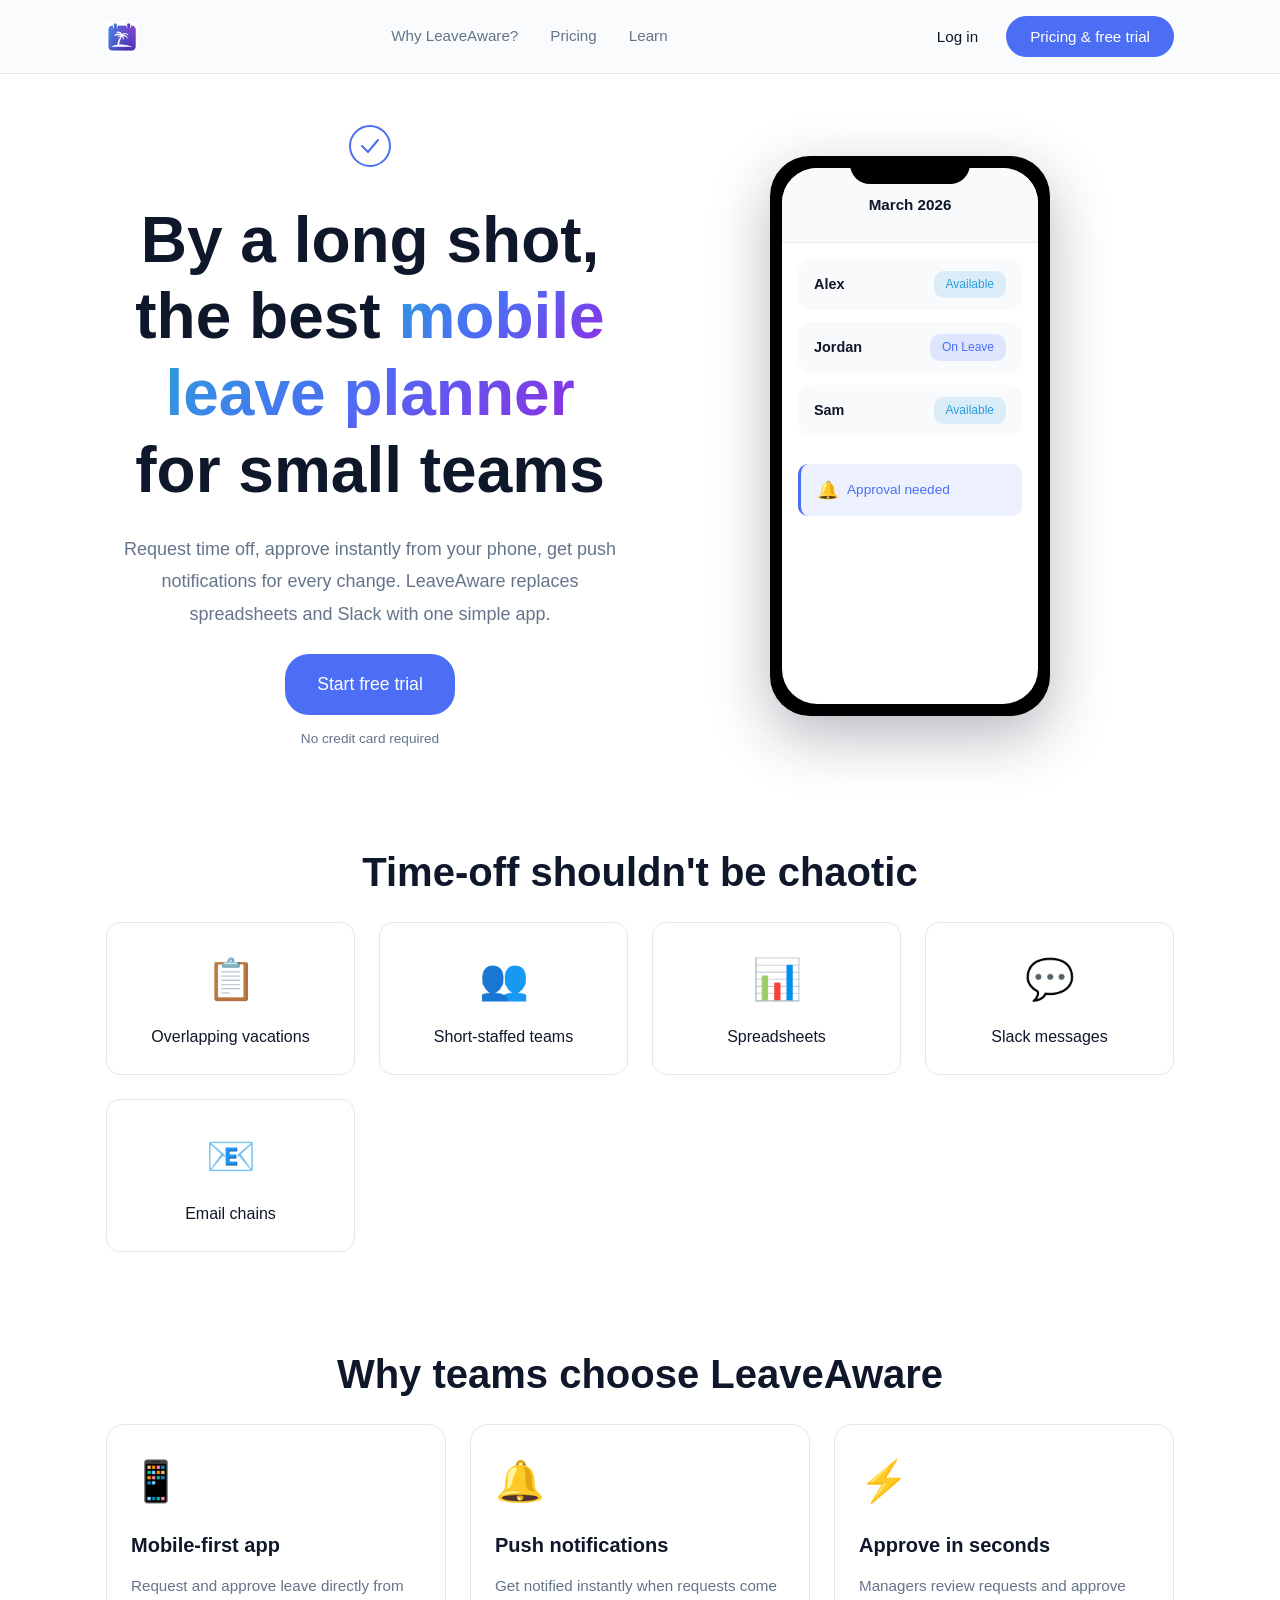
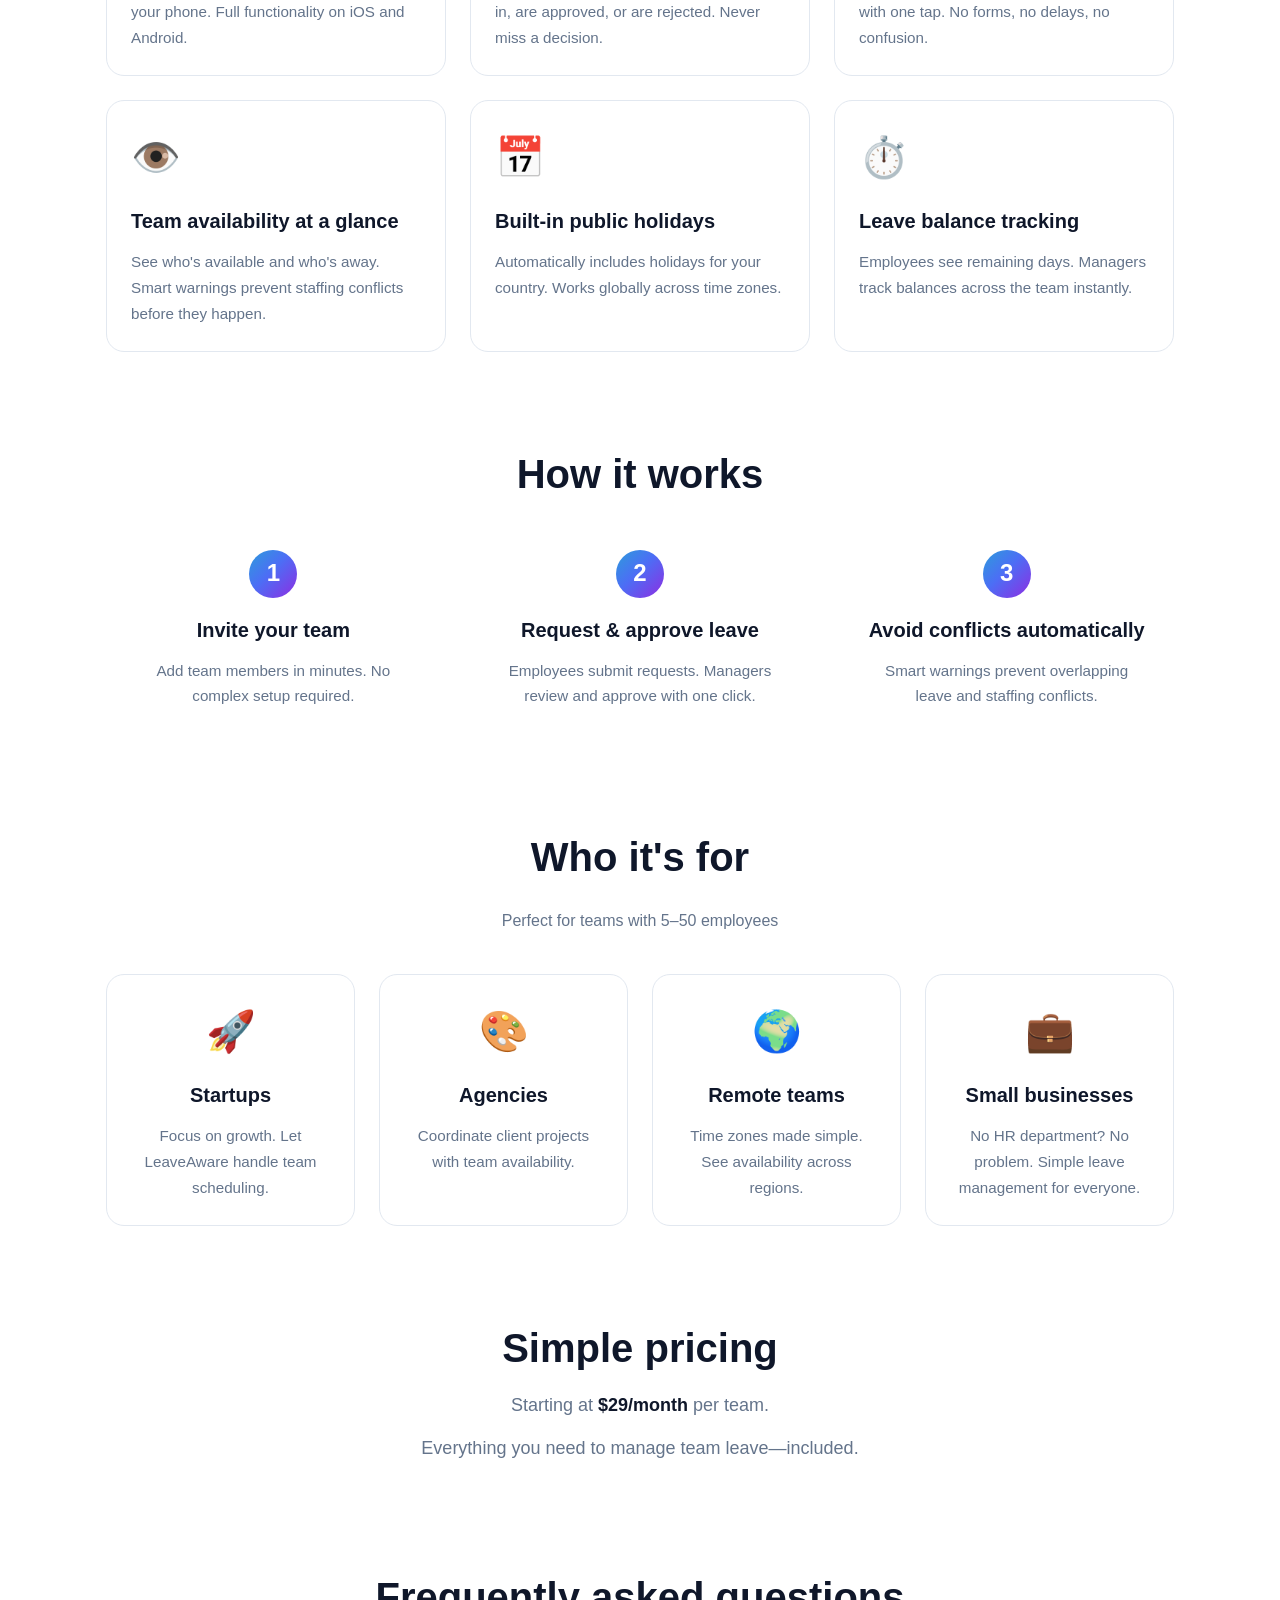
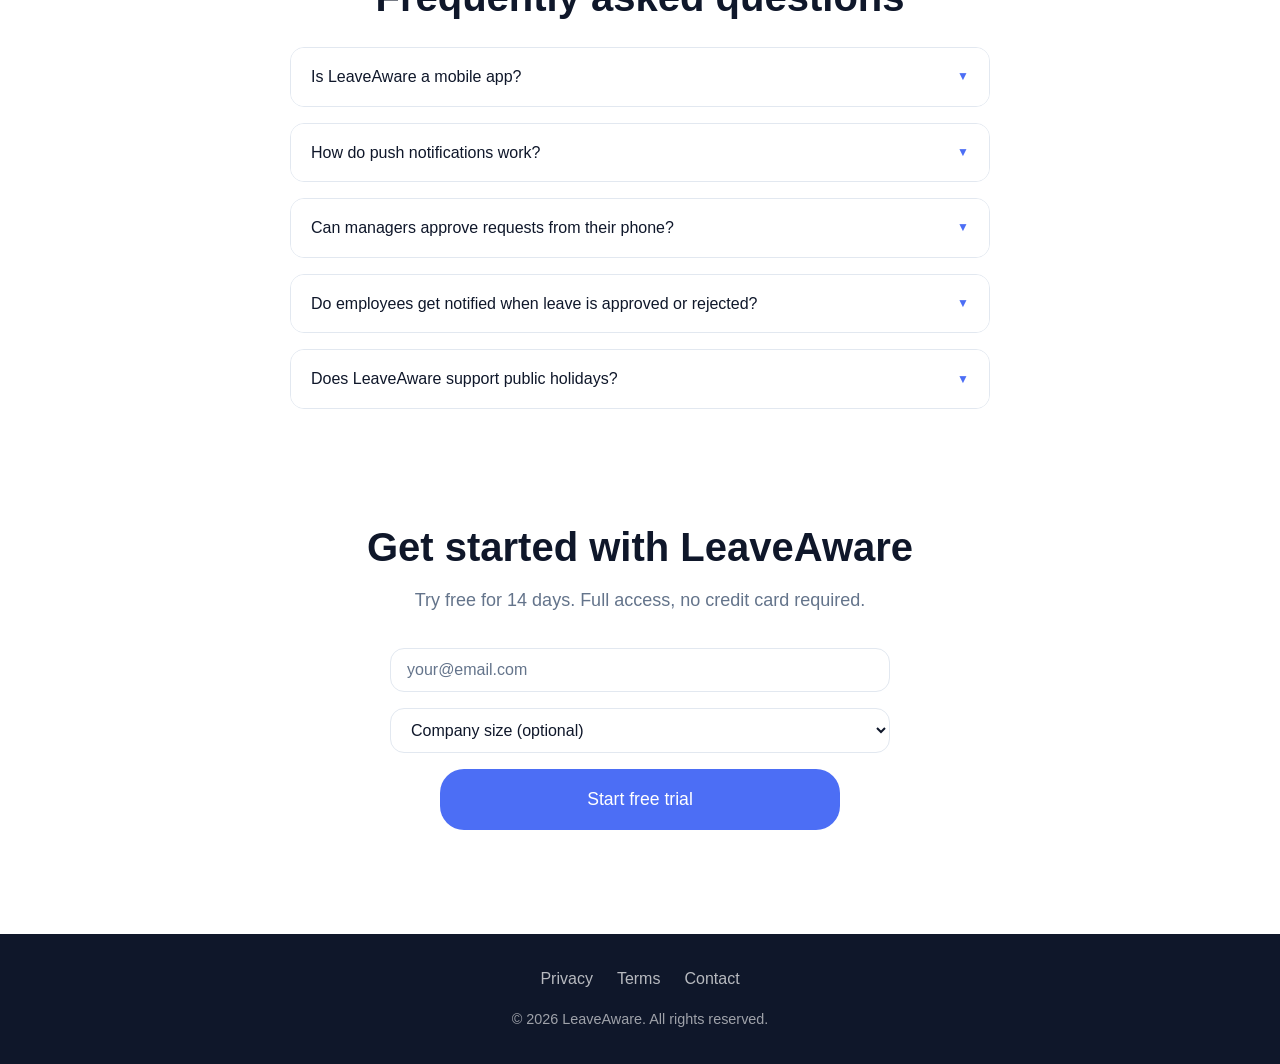
<file: public/index.html>
<!DOCTYPE html>
<html lang="en">
<head>
    <meta charset="UTF-8">
    <meta name="viewport" content="width=device-width, initial-scale=1.0">
    <title>LeaveAware – Mobile Leave Management for Small Teams</title>
    <link rel="stylesheet" href="main.css">
</head>
<body>
    <!-- Sticky Topbar -->
    <header class="topbar">
        <div class="topbar-container">
            <div class="topbar-left">
                <a href="#home" class="logo-link">
                    <img src="../assets/leaveaware-logo.svg" alt="LeaveAware" class="logo">
                </a>
            </div>
            <nav class="topbar-nav">
                <a href="#why" class="nav-link">Why LeaveAware?</a>
                <a href="#pricing" class="nav-link">Pricing</a>
                <a href="#learn" class="nav-link">Learn</a>
            </nav>
            <div class="topbar-right">
                <button class="btn-text">Log in</button>
                <button class="btn-primary-pill">Pricing & free trial</button>
            </div>
        </div>
    </header>

    <!-- Hero Section -->
    <section class="hero" id="home">
        <div class="container">
            <div class="hero-content">
                <div class="hero-icon">
                    <svg width="48" height="48" viewBox="0 0 48 48" fill="none" xmlns="http://www.w3.org/2000/svg">
                        <circle cx="24" cy="24" r="20" stroke="currentColor" stroke-width="2"/>
                        <path d="M16 24L22 30L32 18" stroke="currentColor" stroke-width="2" stroke-linecap="round" stroke-linejoin="round"/>
                    </svg>
                </div>
                <h1 class="hero-headline">
                    By a long shot, the best
                    <span class="headline-accent">mobile </span>
                    <span class="headline-accent">leave planner</span>
                    for small teams
                </h1>
                <p class="hero-subheadline">Request time off, approve instantly from your phone, get push notifications for every change. LeaveAware replaces spreadsheets and Slack with one simple app.</p>
                <div class="hero-cta">
                    <button class="btn-primary-large">Start free trial</button>
                    <p class="cta-microcopy">No credit card required</p>
                </div>
            </div>
            <div class="hero-phone">
                <div class="phone-frame">
                    <div class="phone-notch"></div>
                    <div class="phone-screen">
                        <div class="app-header">
                            <span class="app-title">March 2026</span>
                        </div>
                        <div class="app-content">
                            <div class="team-member">
                                <div class="member-name">Alex</div>
                                <div class="member-status available">Available</div>
                            </div>
                            <div class="team-member">
                                <div class="member-name">Jordan</div>
                                <div class="member-status on-leave">On Leave</div>
                            </div>
                            <div class="team-member">
                                <div class="member-name">Sam</div>
                                <div class="member-status available">Available</div>
                            </div>
                            <div class="notification-badge">
                                <span class="badge-icon">🔔</span>
                                <span class="badge-text">Approval needed</span>
                            </div>
                        </div>
                    </div>
                </div>
            </div>
        </div>
    </section>

    <!-- Problem Section -->
    <section class="problem">
        <div class="container">
            <h2>Time-off shouldn't be chaotic</h2>
            <div class="problems-grid">
                <div class="problem-item">
                    <div class="problem-icon">📋</div>
                    <p>Overlapping vacations</p>
                </div>
                <div class="problem-item">
                    <div class="problem-icon">👥</div>
                    <p>Short-staffed teams</p>
                </div>
                <div class="problem-item">
                    <div class="problem-icon">📊</div>
                    <p>Spreadsheets</p>
                </div>
                <div class="problem-item">
                    <div class="problem-icon">💬</div>
                    <p>Slack messages</p>
                </div>
                <div class="problem-item">
                    <div class="problem-icon">📧</div>
                    <p>Email chains</p>
                </div>
            </div>
        </div>
    </section>

    <!-- Features Section -->
    <section class="features" id="why">
        <div class="container">
            <h2>Why teams choose LeaveAware</h2>
            <div class="features-grid">
                <div class="feature-card">
                    <div class="feature-icon">📱</div>
                    <h3>Mobile-first app</h3>
                    <p>Request and approve leave directly from your phone. Full functionality on iOS and Android.</p>
                </div>
                <div class="feature-card">
                    <div class="feature-icon">🔔</div>
                    <h3>Push notifications</h3>
                    <p>Get notified instantly when requests come in, are approved, or are rejected. Never miss a decision.</p>
                </div>
                <div class="feature-card">
                    <div class="feature-icon">⚡</div>
                    <h3>Approve in seconds</h3>
                    <p>Managers review requests and approve with one tap. No forms, no delays, no confusion.</p>
                </div>
                <div class="feature-card">
                    <div class="feature-icon">👁️</div>
                    <h3>Team availability at a glance</h3>
                    <p>See who's available and who's away. Smart warnings prevent staffing conflicts before they happen.</p>
                </div>
                <div class="feature-card">
                    <div class="feature-icon">📅</div>
                    <h3>Built-in public holidays</h3>
                    <p>Automatically includes holidays for your country. Works globally across time zones.</p>
                </div>
                <div class="feature-card">
                    <div class="feature-icon">⏱️</div>
                    <h3>Leave balance tracking</h3>
                    <p>Employees see remaining days. Managers track balances across the team instantly.</p>
                </div>
            </div>
        </div>
    </section>

    <!-- How It Works Section -->
    <section class="how-it-works">
        <div class="container">
            <h2>How it works</h2>
            <div class="steps-grid">
                <div class="step">
                    <div class="step-number">1</div>
                    <h3>Invite your team</h3>
                    <p>Add team members in minutes. No complex setup required.</p>
                </div>
                <div class="step">
                    <div class="step-number">2</div>
                    <h3>Request & approve leave</h3>
                    <p>Employees submit requests. Managers review and approve with one click.</p>
                </div>
                <div class="step">
                    <div class="step-number">3</div>
                    <h3>Avoid conflicts automatically</h3>
                    <p>Smart warnings prevent overlapping leave and staffing conflicts.</p>
                </div>
            </div>
        </div>
    </section>

    <!-- Who It's For Section -->
    <section class="who-for">
        <div class="container">
            <h2>Who it's for</h2>
            <p class="who-subtitle">Perfect for teams with 5–50 employees</p>
            <div class="who-grid">
                <div class="who-card">
                    <div class="who-icon">🚀</div>
                    <h3>Startups</h3>
                    <p>Focus on growth. Let LeaveAware handle team scheduling.</p>
                </div>
                <div class="who-card">
                    <div class="who-icon">🎨</div>
                    <h3>Agencies</h3>
                    <p>Coordinate client projects with team availability.</p>
                </div>
                <div class="who-card">
                    <div class="who-icon">🌍</div>
                    <h3>Remote teams</h3>
                    <p>Time zones made simple. See availability across regions.</p>
                </div>
                <div class="who-card">
                    <div class="who-icon">💼</div>
                    <h3>Small businesses</h3>
                    <p>No HR department? No problem. Simple leave management for everyone.</p>
                </div>
            </div>
        </div>
    </section>

    <!-- Pricing Teaser -->
    <section class="pricing" id="pricing">
        <div class="container">
            <h2>Simple pricing</h2>
            <p>Starting at <strong>$29/month</strong> per team.</p>
            <p>Everything you need to manage team leave—included.</p>
        </div>
    </section>

    <!-- FAQ Section -->
    <section class="faq">
        <div class="container">
            <h2>Frequently asked questions</h2>
            <div class="faq-list">
                <details class="faq-item">
                    <summary>Is LeaveAware a mobile app?</summary>
                    <p>Yes. LeaveAware is a mobile-first app available on iOS and Android. You can manage all team leave directly from your phone—request time off, approve requests, and view your team's availability anytime, anywhere.</p>
                </details>
                <details class="faq-item">
                    <summary>How do push notifications work?</summary>
                    <p>Managers get instant push notifications when new leave requests arrive. Employees are notified immediately when their requests are approved or rejected. No more waiting for emails—everything happens in real-time.</p>
                </details>
                <details class="faq-item">
                    <summary>Can managers approve requests from their phone?</summary>
                    <p>Absolutely. Managers can view pending requests and approve or reject them with a single tap, right from the notification or the app. Takes seconds—no forms, no complexity.</p>
                </details>
                <details class="faq-item">
                    <summary>Do employees get notified when leave is approved or rejected?</summary>
                    <p>Yes. Employees receive a push notification immediately when their request is approved or rejected. They also see the status in the app. Transparency and speed in one.</p>
                </details>
                <details class="faq-item">
                    <summary>Does LeaveAware support public holidays?</summary>
                    <p>Yes. LeaveAware automatically includes public holidays for your country. Holidays appear in the calendar so everyone knows when the team is off.</p>
                </details>
            </div>
        </div>
    </section>

    <!-- Final CTA Section -->
    <section class="final-cta" id="learn">
        <div class="container">
            <h2>Get started with LeaveAware</h2>
            <p>Try free for 14 days. Full access, no credit card required.</p>
            <form id="trial-form" class="cta-form">
                <div class="form-group">
                    <input 
                        type="email" 
                        id="email" 
                        name="email" 
                        placeholder="your@email.com" 
                        required
                        class="form-input"
                    >
                </div>
                <div class="form-group">
                    <select id="company-size" name="company-size" class="form-input">
                        <option value="">Company size (optional)</option>
                        <option value="5-10">5–10 employees</option>
                        <option value="11-25">11–25 employees</option>
                        <option value="26-50">26–50 employees</option>
                    </select>
                </div>
                <button type="submit" class="btn-primary-large">Start free trial</button>
                <p id="form-message" class="form-message"></p>
            </form>
        </div>
    </section>

    <!-- Footer -->
    <footer class="footer">
        <div class="container">
            <div class="footer-links">
                <a href="#privacy">Privacy</a>
                <a href="#terms">Terms</a>
                <a href="#contact">Contact</a>
            </div>
            <p class="footer-text">&copy; 2026 LeaveAware. All rights reserved.</p>
        </div>
    </footer>

    <script src="main.js"></script>
</body>
</html>
</file>
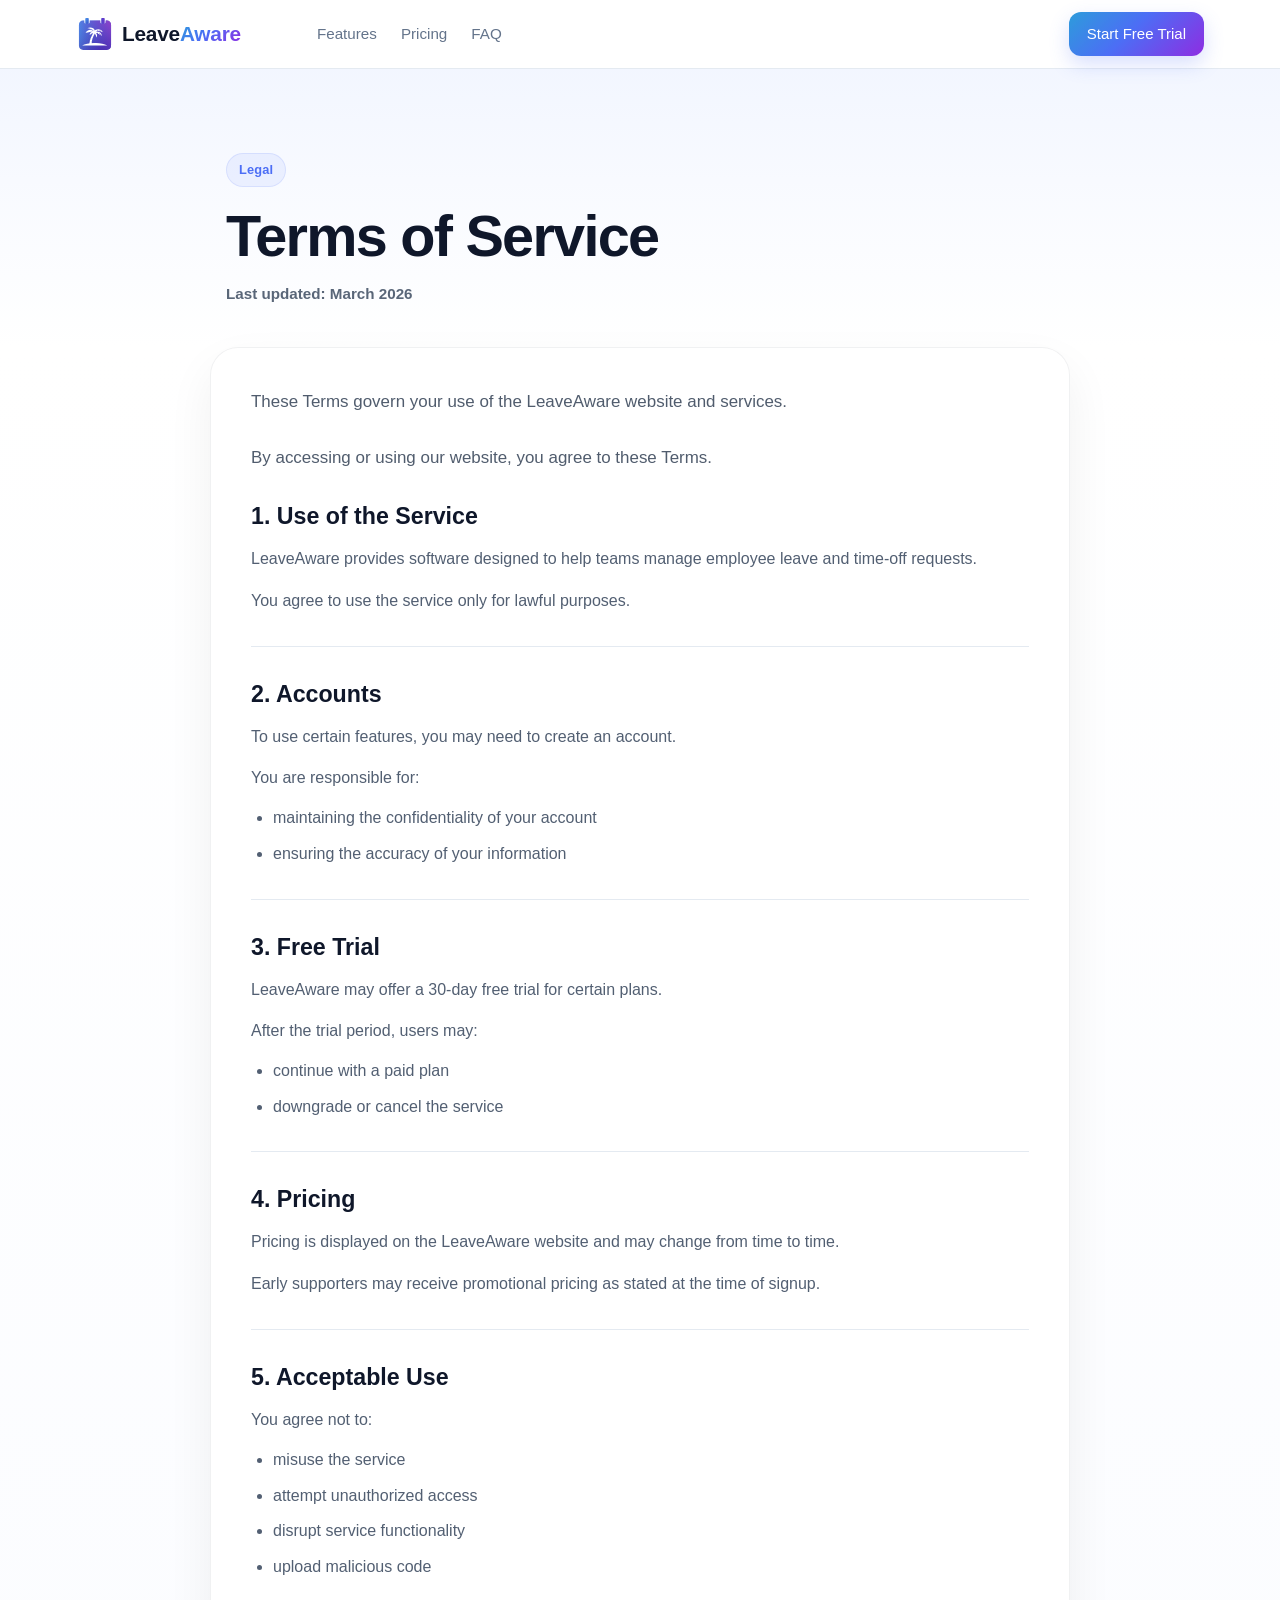
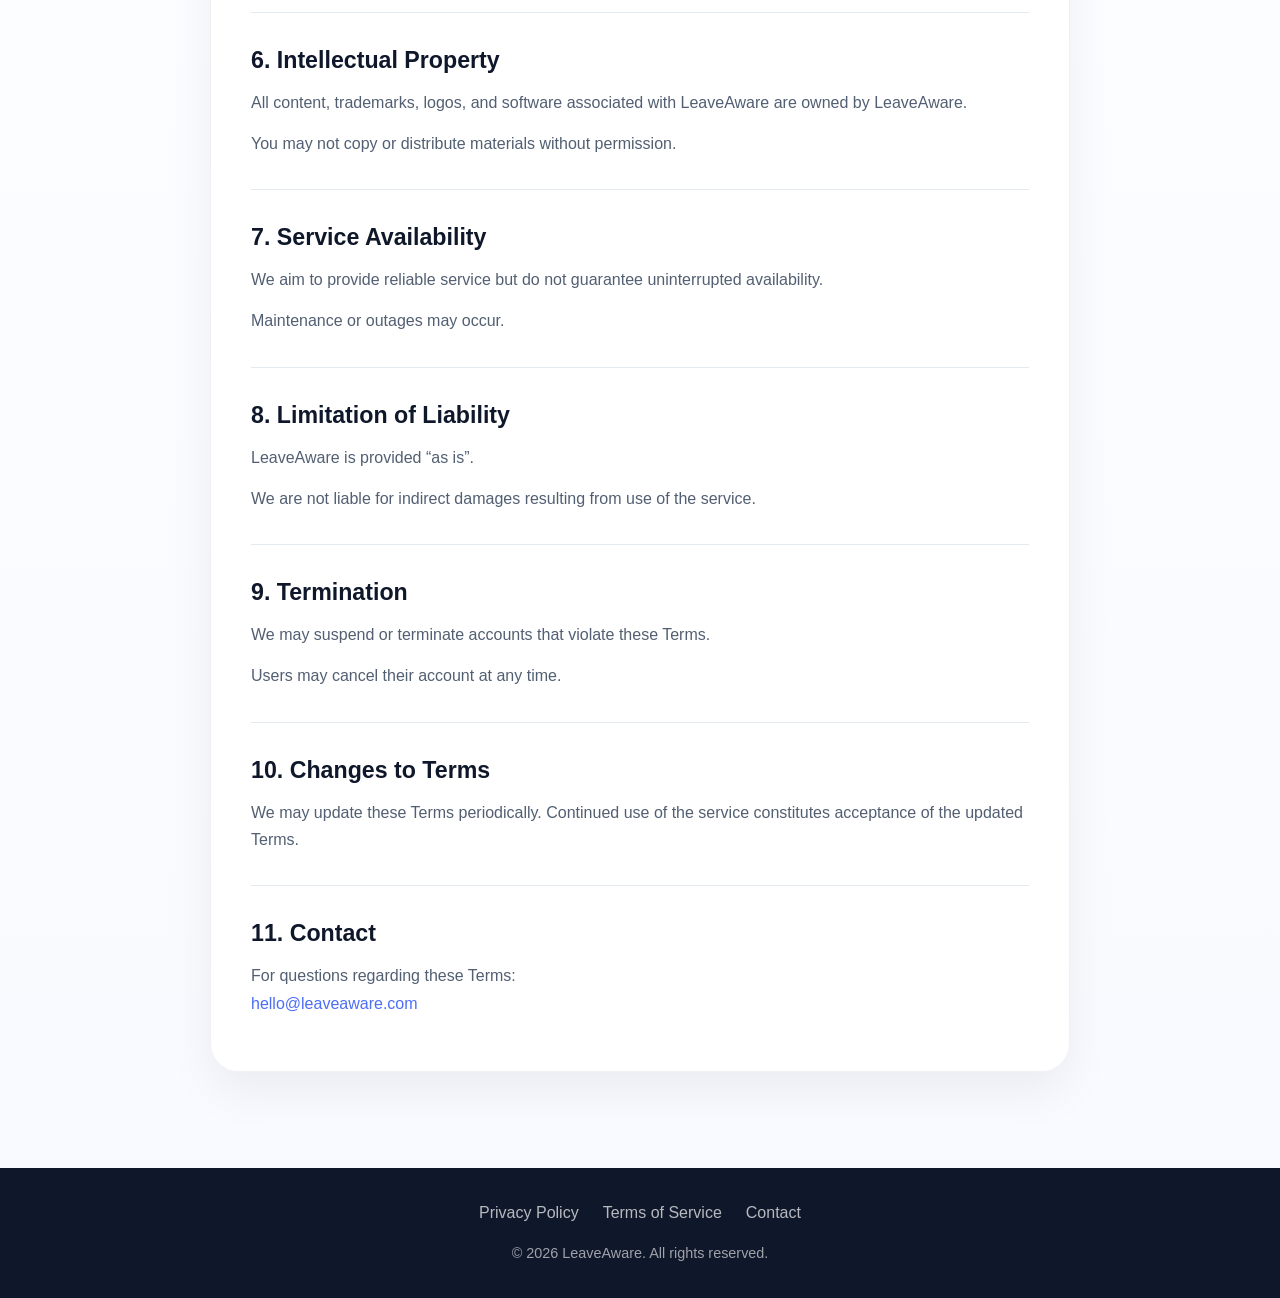
<file: terms/index.html>
<!DOCTYPE html>
<html lang="en">
<head>
    <meta charset="UTF-8">
    <meta name="viewport" content="width=device-width, initial-scale=1.0">
    <title>Terms of Service | LeaveAware</title>
    <meta name="description" content="Read the LeaveAware Terms of Service for the rules, responsibilities, and conditions that govern use of our website and services.">
    <link rel="stylesheet" href="../main.css">
    <script async src="https://www.googletagmanager.com/gtag/js?id=G-85T6MX5HEW"></script>
    <script type="text/javascript">
        (function(c,l,a,r,i,t,y){
            c[a]=c[a]||function(){(c[a].q=c[a].q||[]).push(arguments)};
            t=l.createElement(r);t.async=1;t.src="https://www.clarity.ms/tag/"+i;
            y=l.getElementsByTagName(r)[0];y.parentNode.insertBefore(t,y);
        })(window, document, "clarity", "script", "vrn78khvs7");
    </script>
    <script>
        window.dataLayer = window.dataLayer || [];
        function gtag(){dataLayer.push(arguments);}
        gtag('js', new Date());
        gtag('config', 'G-85T6MX5HEW');
    </script>
</head>
<body>
    <header class="topbar">
        <div class="topbar-container">
            <div class="topbar-left">
                <a href="../index.html#home" class="logo-link">
                    <img src="../assets/leaveaware-logo.svg" alt="LeaveAware" class="logo">
                    <span class="brand-name">Leave<span class="brand-accent">Aware</span></span>
                </a>
            </div>
            <nav class="topbar-nav">
                <a href="../index.html#why" class="nav-link">Features</a>
                <a href="../pricing/index.html" class="nav-link">Pricing</a>
                <a href="../index.html#faq" class="nav-link">FAQ</a>
            </nav>
            <div class="topbar-right">
                <a href="../pricing/index.html" class="btn-primary-pill">Start Free Trial</a>
            </div>
        </div>
    </header>

    <section class="legal-hero">
        <div class="container">
            <div class="legal-hero-content">
                <div class="legal-kicker">Legal</div>
                <h1 class="legal-title">Terms of Service</h1>
                <p class="legal-updated">Last updated: March 2026</p>
            </div>
        </div>
    </section>

    <main class="legal-page">
        <div class="legal-shell">
            <p class="legal-intro">These Terms govern your use of the LeaveAware website and services.</p>
            <p class="legal-intro">By accessing or using our website, you agree to these Terms.</p>

            <section class="legal-section">
                <h2>1. Use of the Service</h2>
                <p>LeaveAware provides software designed to help teams manage employee leave and time-off requests.</p>
                <p>You agree to use the service only for lawful purposes.</p>
            </section>

            <section class="legal-section">
                <h2>2. Accounts</h2>
                <p>To use certain features, you may need to create an account.</p>
                <p>You are responsible for:</p>
                <ul>
                    <li>maintaining the confidentiality of your account</li>
                    <li>ensuring the accuracy of your information</li>
                </ul>
            </section>

            <section class="legal-section">
                <h2>3. Free Trial</h2>
                <p>LeaveAware may offer a 30-day free trial for certain plans.</p>
                <p>After the trial period, users may:</p>
                <ul>
                    <li>continue with a paid plan</li>
                    <li>downgrade or cancel the service</li>
                </ul>
            </section>

            <section class="legal-section">
                <h2>4. Pricing</h2>
                <p>Pricing is displayed on the LeaveAware website and may change from time to time.</p>
                <p>Early supporters may receive promotional pricing as stated at the time of signup.</p>
            </section>

            <section class="legal-section">
                <h2>5. Acceptable Use</h2>
                <p>You agree not to:</p>
                <ul>
                    <li>misuse the service</li>
                    <li>attempt unauthorized access</li>
                    <li>disrupt service functionality</li>
                    <li>upload malicious code</li>
                </ul>
            </section>

            <section class="legal-section">
                <h2>6. Intellectual Property</h2>
                <p>All content, trademarks, logos, and software associated with LeaveAware are owned by LeaveAware.</p>
                <p>You may not copy or distribute materials without permission.</p>
            </section>

            <section class="legal-section">
                <h2>7. Service Availability</h2>
                <p>We aim to provide reliable service but do not guarantee uninterrupted availability.</p>
                <p>Maintenance or outages may occur.</p>
            </section>

            <section class="legal-section">
                <h2>8. Limitation of Liability</h2>
                <p>LeaveAware is provided “as is”.</p>
                <p>We are not liable for indirect damages resulting from use of the service.</p>
            </section>

            <section class="legal-section">
                <h2>9. Termination</h2>
                <p>We may suspend or terminate accounts that violate these Terms.</p>
                <p>Users may cancel their account at any time.</p>
            </section>

            <section class="legal-section">
                <h2>10. Changes to Terms</h2>
                <p>We may update these Terms periodically. Continued use of the service constitutes acceptance of the updated Terms.</p>
            </section>

            <section class="legal-section">
                <h2>11. Contact</h2>
                <p>For questions regarding these Terms:<br><a href="mailto:hello@leaveaware.com">hello@leaveaware.com</a></p>
            </section>
        </div>
    </main>

    <footer class="footer">
        <div class="container">
            <div class="footer-links">
                <a href="../privacy/index.html">Privacy Policy</a>
                <a href="../terms/index.html">Terms of Service</a>
                <a href="mailto:hello@leaveaware.com">Contact</a>
            </div>
            <p class="footer-text">&copy; 2026 LeaveAware. All rights reserved.</p>
        </div>
    </footer>

    <script src="../main.js"></script>
    <!--Start of Tawk.to Script-->
    <script type="text/javascript">
    var Tawk_API=Tawk_API||{}, Tawk_LoadStart=new Date();
    (function(){
    var s1=document.createElement("script"),s0=document.getElementsByTagName("script")[0];
    s1.async=true;
    s1.src='https://embed.tawk.to/69aced4ae13b5e1c381bf143/1jj5ntqqi';
    s1.charset='UTF-8';
    s1.setAttribute('crossorigin','*');
    s0.parentNode.insertBefore(s1,s0);
    })();
    </script>
    <!--End of Tawk.to Script-->
</body>
</html>
</file>
<file: main.css>
/* ============================================
   CSS Variables - Design System
   ============================================ */
:root {
    /* Brand Colors */
    --brand-blue: #2D9CDB;
    --brand-indigo: #4C6EF5;
    --brand-purple: #8E2DE2;
    --brand-gradient: linear-gradient(135deg, var(--brand-blue) 0%, var(--brand-indigo) 45%, var(--brand-purple) 100%);

    /* Neutrals - Light Theme */
    --bg: #FFFFFF;
    --surface: #FFFFFF;
    --text: #0F172A;
    --text-muted: #64748B;
    --border: #E2E8F0;
    --light-bg: #F8FAFC;

    /* Feedback */
    --success: #22C55E;
    --warning: #F59E0B;
    --error: #EF4444;
    --info: #3B82F6;

    /* Shadows */
    --shadow-sm: 0 1px 2px rgba(15, 23, 42, 0.06);
    --shadow-md: 0 8px 24px rgba(15, 23, 42, 0.10);

    /* Radii */
    --r-sm: 10px;
    --r-md: 14px;
    --r-lg: 18px;

    /* Spacing Scale (8pt) */
    --s-1: 4px;
    --s-2: 8px;
    --s-3: 12px;
    --s-4: 16px;
    --s-5: 20px;
    --s-6: 24px;
    --s-8: 32px;
    --s-10: 40px;
    --s-12: 48px;
    --s-16: 64px;

    /* Typography */
    --font-family: -apple-system, BlinkMacSystemFont, 'Segoe UI', 'Roboto', 'Oxygen', 'Ubuntu', 'Cantarell', sans-serif;
    --font-mono: 'Monaco', 'Menlo', 'Consolas', monospace;
}

/* ============================================
   Global Styles
   ============================================ */
* {
    margin: 0;
    padding: 0;
    box-sizing: border-box;
}

html {
    scroll-behavior: smooth;
}

html.no-scroll {
    scroll-behavior: auto;
}

@media (prefers-reduced-motion: reduce) {
    html {
        scroll-behavior: auto;
    }
}

body {
    font-family: var(--font-family);
    font-size: 16px;
    line-height: 1.6;
    color: var(--text);
    background-color: var(--bg);
    overflow-x: hidden;
}

.container {
    max-width: 1160px;
    margin: 0 auto;
    padding: 0 var(--s-4);
}

/* ============================================
   Typography
   ============================================ */
h1 {
    font-size: clamp(2.5rem, 7vw, 4.5rem);
    font-weight: 800;
    line-height: 1.15;
    color: var(--text);
    margin-bottom: var(--s-6);
}

h2 {
    font-size: clamp(2rem, 5vw, 3rem);
    font-weight: 700;
    line-height: 1.3;
    color: var(--text);
    margin-bottom: var(--s-6);
    text-align: center;
}

h3 {
    font-size: 1.25rem;
    font-weight: 600;
    color: var(--text);
    margin-bottom: var(--s-3);
}

p {
    color: var(--text-muted);
    line-height: 1.7;
    margin-bottom: var(--s-4);
}

strong {
    color: var(--text);
    font-weight: 600;
}

/* ============================================
   Topbar (Sticky Navigation)
   ============================================ */
.topbar {
    position: sticky;
    top: 0;
    z-index: 1000;
    background: rgba(255, 255, 255, 0.94);
    backdrop-filter: blur(12px);
    border-bottom: 1px solid rgba(226, 232, 240, 0.9);
    padding: var(--s-3) 0;
}

.topbar-container {
    max-width: 1160px;
    margin: 0 auto;
    padding: 0 var(--s-4);
    display: flex;
    justify-content: space-between;
    align-items: center;
    gap: var(--s-8);
}

.topbar-left {
    display: flex;
    align-items: center;
    flex-shrink: 0;
}

.logo-link {
    display: flex;
    align-items: center;
    gap: 8px;
    text-decoration: none;
    transition: opacity 0.2s;
}

.logo-link:hover {
    opacity: 0.8;
}

.logo {
    width: 38px;
    height: 38px;
    display: block;
}

.brand-name {
    font-size: 1.3rem;
    font-weight: 800;
    letter-spacing: -0.01em;
    color: var(--text);
    white-space: nowrap;
}

.brand-accent {
    background: var(--brand-gradient);
    -webkit-background-clip: text;
    -webkit-text-fill-color: transparent;
    background-clip: text;
    color: transparent;
}

.topbar-nav {
    display: flex;
    gap: 24px;
    align-items: center;
    margin-left: 44px;
    justify-content: flex-start;
}

.nav-link {
    color: var(--text-muted);
    text-decoration: none;
    font-weight: 500;
    font-size: 0.95rem;
    transition: color 0.2s;
}

.nav-link:hover,
.nav-link:focus {
    color: var(--brand-indigo);
    outline: none;
}

.topbar-right {
    display: flex;
    gap: var(--s-4);
    align-items: center;
    flex-shrink: 0;
    margin-left: auto;
}

@media (max-width: 768px) {
    .topbar-nav {
        display: none;
    }
    .topbar-container {
        gap: var(--s-4);
    }
}

@media (max-width: 980px) {
    .topbar-nav {
        margin-left: var(--s-6);
        gap: var(--s-4);
    }

    .brand-name {
        font-size: 1.2rem;
    }
}

@media (max-width: 640px) {
    .topbar-right {
        gap: var(--s-2);
    }
}

/* ============================================
   Buttons
   ============================================ */
button {
    font-family: var(--font-family);
    cursor: pointer;
    border: none;
    transition: all 0.2s;
    border-radius: var(--r-md);
    font-weight: 500;
}

button:focus-visible {
    outline: 2px solid var(--brand-indigo);
    outline-offset: 2px;
}

@media (prefers-reduced-motion: reduce) {
    button {
        transition: none;
    }
}

.btn-primary {
    background: var(--brand-indigo);
    color: white;
    padding: var(--s-3) var(--s-5);
    font-size: 0.95rem;
    text-decoration: none;
}

.btn-primary:hover {
    background: #3B5BDB;
    transform: translateY(-1px);
    box-shadow: var(--shadow-md);
}

.btn-primary:active {
    transform: translateY(0);
}

.btn-primary-pill {
    background: var(--brand-gradient);
    color: white;
    padding: 10px 18px;
    font-size: 15px;
    border-radius: 12px;
    text-decoration: none;
    box-shadow: 0 8px 20px rgba(76, 110, 245, 0.22);
}

.btn-primary-pill:hover {
    background: #3B5BDB;
    transform: translateY(-1px);
    box-shadow: var(--shadow-md);
}

.btn-primary-large {
    background: var(--brand-gradient);
    color: white;
    padding: 14px 28px;
    font-size: 16px;
    font-weight: 700;
    border-radius: 14px;
    width: auto;
    max-width: none;
    display: inline-flex;
    align-items: center;
    justify-content: center;
    white-space: nowrap;
    text-decoration: none;
    margin: 0 auto; /* center when narrower than container */
    box-shadow: 0 10px 26px rgba(76, 110, 245, 0.24);
}

.btn-primary-large:hover {
    background: #3B5BDB;
    transform: translateY(-2px);
    box-shadow: var(--shadow-md);
}

.btn-primary-large:active {
    transform: translateY(0);
}

.btn-secondary {
    background: transparent;
    color: var(--brand-indigo);
    padding: var(--s-3) var(--s-5);
    font-size: 0.95rem;
    border: 2px solid var(--brand-indigo);
}

.btn-secondary:hover {
    background: rgba(76, 110, 245, 0.05);
    transform: translateY(-1px);
}

.btn-text {
    color: var(--text);
    padding: var(--s-3) var(--s-4);
    font-size: 0.95rem;
    background: transparent;
}

.btn-text:hover {
    color: var(--brand-indigo);
}

.btn-lg {
    padding: var(--s-4) var(--s-6);
    font-size: 1rem;
}

/* ============================================
   Forms
   ============================================ */
.form-input {
    font-family: var(--font-family);
    padding: var(--s-3) var(--s-4);
    border: 1px solid var(--border);
    border-radius: var(--r-md);
    font-size: 1rem;
    color: var(--text);
    background: var(--surface);
    transition: all 0.2s;
    width: 100%;
}

.form-input:focus {
    outline: none;
    border-color: var(--brand-indigo);
    box-shadow: 0 0 0 3px rgba(76, 110, 245, 0.1);
}

.form-input::placeholder {
    color: var(--text-muted);
}

.form-group {
    margin-bottom: var(--s-4);
}

.form-message {
    text-align: center;
    margin-top: var(--s-4);
    min-height: 1.5rem;
    font-size: 0.95rem;
}

.form-message.success {
    color: var(--success);
}

.form-message.error {
    color: var(--error);
}

/* ============================================
   Hero Section
   ============================================ */
.hero {
    padding: 72px var(--s-4) var(--s-16);
    text-align: center;
    min-height: auto;
    display: flex;
    align-items: center;
    justify-content: center;
    background:
        radial-gradient(900px 320px at 50% 72%, rgba(100, 120, 255, 0.08), transparent 65%),
        radial-gradient(1100px 460px at 50% -120px, rgba(76, 110, 245, 0.12), transparent 68%),
        linear-gradient(180deg, #f8fbff 0%, #ffffff 42%);
}

.hero:not(.pricing-hero) .container {
    display: flex;
    flex-direction: column;
    align-items: center;
    gap: var(--s-10);
}

.hero-content {
    display: flex;
    flex-direction: column;
    align-items: center;
    max-width: 500px;
    text-align: center;
    justify-self: center;
}

.hero:not(.pricing-hero) .hero-content {
    max-width: 940px;
}


/* pricing page specific styles */
.pricing-hero {
    background: linear-gradient(135deg, var(--bg) 0%, rgba(241, 245, 255, 0.9) 48%, var(--bg) 100%);
    padding: 84px var(--s-4) 14px;
    text-align: center;
    position: relative;
}
.pricing-hero::before {
    content: '';
    position: absolute;
    top: 0;
    left: 0;
    right: 0;
    bottom: 0;
    background: var(--brand-gradient);
    opacity: 0.04;
    pointer-events: none;
}
.pricing-hero .container {
    position: relative;
    z-index: 1;
}
.pricing-hero .hero-headline {
    font-size: clamp(2.75rem, 5vw, 3rem);
    font-weight: 700;
    letter-spacing: -0.02em;
    margin-bottom: 16px;
    color: var(--text);
}
.pricing-hero .hero-subheadline {
    font-size: 1.125rem;
    line-height: 1.6;
    color: rgba(51, 65, 85, 0.88);
    margin-bottom: 10px;
    max-width: 720px;
    margin-left: auto;
    margin-right: auto;
    font-weight: 500;
}
.pricing-hero .hero-explainer {
    font-size: 1rem;
    line-height: 1.65;
    color: var(--text-muted);
    margin: 0 auto 8px;
    max-width: 700px;
}
.pricing-hero .hero-note {
    font-size: 0.9rem;
    color: rgba(100, 116, 139, 0.86);
    font-weight: 500;
}

.pricing-word-accent {
    background: var(--brand-gradient);
    -webkit-background-clip: text;
    -webkit-text-fill-color: transparent;
    background-clip: text;
    color: transparent;
}
.btn-primary-large {
    background: var(--brand-gradient);
    color: white;
    padding: var(--s-4) var(--s-8);
    font-size: 1.1rem;
    border-radius: var(--r-lg);
    border: none;
    cursor: pointer;
    transition: all 0.2s ease;
    font-weight: 600;
    text-decoration: none;
    margin: 0 auto;
    display: inline-block;
    box-shadow: var(--shadow-sm);
}

.btn-primary-large:hover {
    transform: translateY(-2px);
    box-shadow: var(--shadow-md);
}

.btn-primary-large:active {
    transform: translateY(0);
}

.trial-info {
    background: var(--surface);
    padding: var(--s-10) var(--s-4);
    text-align: center;
    border-top: 1px solid var(--border);
    border-bottom: 1px solid var(--border);
}

.trial-text {
    max-width: 700px;
    margin: 0 auto;
    font-size: 1.1rem;
    color: var(--text);
    font-weight: 500;
    line-height: 1.6;
}

.hero-icon {
    color: var(--brand-indigo);
    margin-bottom: var(--s-6);
    display: none;
}

.hero-icon svg {
    width: 48px;
    height: 48px;
}

.hero-headline {
    font-size: clamp(2.2rem, 5.4vw, 4.5rem);
    font-weight: 800;
    line-height: 1.12;
    margin-bottom: 20px;
    color: var(--text);
    text-wrap: balance;
    letter-spacing: -0.02em;
}

.hero:not(.pricing-hero) .hero-headline {
    max-width: 18ch;
    margin-left: auto;
    margin-right: auto;
}

.headline-accent {
    background: var(--brand-gradient);
    -webkit-background-clip: text;
    -webkit-text-fill-color: transparent;
    background-clip: text;
    font-weight: 800;
}

.headline-palm-icon {
    display: inline-block;
    width: 0.806em;
    height: 0.806em;
    margin-left: 0.1em;
    vertical-align: -0.04em;
}

.hero-subheadline {
    font-size: 1.125rem;
    line-height: 1.65;
    margin-bottom: 28px;
    max-width: 62ch;
    color: var(--text-muted);
}

.hero-cta {
    display: flex;
    flex-direction: column;
    align-items: center;
    gap: 10px;
}

.cta-microcopy {
    margin: 0;
    font-size: 0.95rem;
    color: var(--text-muted);
}

.hero-trust {
    margin: 18px 0 0;
    font-size: 14px;
    line-height: 1.4;
    color: #6B7280;
    max-width: 54ch;
}

/* Mobile Phone Mockup (replaced with hero image) */
.hero-phone {
    display: flex;
    justify-content: center;
    align-items: center;
    width: 100%;
    margin-top: var(--s-4);
}

/* hide old phone frame if still present */
.phone-frame {
    display: none;
}

/* new hero image styling */
.hero-image {
    width: 100%;
    max-width: 960px;
    height: auto;
    display: block;
    margin: 0 auto;
    border-radius: 0;
    filter: drop-shadow(0 10px 20px rgba(15, 23, 42, 0.08));
}

.phone-notch {
    position: absolute;
    top: 0;
    left: 50%;
    transform: translateX(-50%);
    width: 120px;
    height: 28px;
    background: #000;
    border-radius: 0 0 20px 20px;
    z-index: 10;
}

.phone-screen {
    width: 100%;
    height: 100%;
    background: var(--surface);
    border-radius: 35px;
    overflow: hidden;
    display: flex;
    flex-direction: column;
}

.app-header {
    padding: var(--s-6) var(--s-4);
    background: var(--light-bg);
    border-bottom: 1px solid var(--border);
    text-align: center;
}

.app-title {
    font-weight: 600;
    color: var(--text);
    font-size: 0.95rem;
}

.app-content {
    flex: 1;
    overflow-y: auto;
    padding: var(--s-4);
    display: flex;
    flex-direction: column;
    gap: var(--s-4);
}

.calendar-header {
    text-align: center;
    margin-bottom: var(--s-3);
}

.calendar-month {
    font-weight: 600;
    color: var(--text);
    font-size: 0.9rem;
}

.calendar-grid {
    display: grid;
    grid-template-columns: repeat(7, 1fr);
    gap: var(--s-1);
    margin-bottom: var(--s-4);
}

.calendar-day {
    width: 24px;
    height: 24px;
    display: flex;
    align-items: center;
    justify-content: center;
    font-size: 0.75rem;
    font-weight: 500;
    color: var(--text-muted);
    background: var(--light-bg);
    border-radius: var(--r-sm);
}

.calendar-day.conflict {
    background: rgba(245, 158, 11, 0.2);
    color: var(--warning);
    font-weight: 600;
}

.leave-entries {
    display: flex;
    flex-direction: column;
    gap: var(--s-2);
    margin-bottom: var(--s-4);
}

.leave-entry {
    display: flex;
    justify-content: space-between;
    align-items: center;
    padding: var(--s-2) var(--s-3);
    background: var(--light-bg);
    border-radius: var(--r-sm);
}

.leave-name {
    font-size: 0.8rem;
    font-weight: 600;
    color: var(--text);
}

.leave-type {
    font-size: 0.7rem;
    font-weight: 500;
    padding: var(--s-1) var(--s-2);
    border-radius: var(--r-sm);
}

.leave-type.vacation {
    background: rgba(76, 110, 245, 0.15);
    color: var(--brand-indigo);
}

.leave-type.pto {
    background: rgba(45, 156, 219, 0.15);
    color: var(--brand-blue);
}

.alert-card {
    padding: var(--s-3);
    border-radius: var(--r-md);
    display: flex;
    align-items: flex-start;
    gap: var(--s-2);
    box-shadow: var(--shadow-sm);
}

.alert-card.warning {
    background: rgba(245, 158, 11, 0.1);
    border-left: 3px solid var(--warning);
}

.alert-icon {
    font-size: 1rem;
    color: var(--warning);
}

.alert-content {
    flex: 1;
}

.alert-title {
    font-size: 0.8rem;
    font-weight: 600;
    color: var(--text);
    margin-bottom: var(--s-1);
}

.alert-details {
    font-size: 0.75rem;
    color: var(--text-muted);
    line-height: 1.4;
}

/* ============================================
   Problem Section
   ============================================ */
.problem {
    padding: 100px var(--s-4);
    background:
        linear-gradient(180deg, #ffffff 0%, #fafbff 100%);
    position: relative;
    margin-top: 64px;
    z-index: 1;
    overflow: hidden;
}

.problem::before {
    content: none;
}

.problem::after {
    content: none;
}

.problem .container {
    max-width: 1200px;
    position: relative;
    z-index: 1;
}

.problem .container::before {
    content: "";
    position: absolute;
    inset: 88px 110px 40px;
    background: radial-gradient(circle at center, rgba(79, 142, 247, 0.08), rgba(123, 97, 255, 0.05) 42%, transparent 72%);
    filter: blur(24px);
    pointer-events: none;
    z-index: -1;
}

.problem-title {
    font-size: clamp(2.25rem, 4vw, 2.625rem);
    font-weight: 700;
    letter-spacing: -0.02em;
    color: #0f172a;
    margin-bottom: 16px;
}

.problem-subtitle {
    max-width: 680px;
    margin: 0 auto 48px;
    font-size: 18px;
    line-height: 1.6;
    text-align: center;
    color: #64748b;
}

.problems-grid {
    display: grid;
    grid-template-columns: repeat(5, minmax(0, 1fr));
    gap: 28px;
    align-items: stretch;
    margin-top: 48px;
    position: relative;
}

.problem-item {
    min-height: 190px;
    text-align: center;
    padding: 28px 24px;
    background: #ffffff;
    border-radius: 18px;
    border: 1px solid rgba(15, 23, 42, 0.05);
    transition: transform 0.22s ease, box-shadow 0.22s ease, border-color 0.22s ease;
    box-shadow: 0 10px 28px rgba(15, 23, 42, 0.035);
    display: flex;
    flex-direction: column;
    align-items: center;
    justify-content: flex-start;
    backdrop-filter: blur(8px);
}

.problem-item:hover {
    transform: translateY(-4px);
    box-shadow: 0 18px 40px rgba(15, 23, 42, 0.08);
    border-color: rgba(76, 110, 245, 0.14);
}

.problem-icon {
    width: 64px;
    height: 56px;
    margin-bottom: 22px;
    display: flex;
    align-items: center;
    justify-content: center;
    position: relative;
    flex: 0 0 auto;
}

.problem-icon-image {
    width: 44px;
    height: 44px;
    display: block;
    object-fit: contain;
    transform-origin: center;
}

.problem-icon-image--calendar {
    transform: scale(1.34) translateY(2px);
}

.problem-icon-image--team {
    transform: scale(1.2) translateY(1px);
}

.problem-icon-image--sheet {
    transform: scale(1.22) translateY(1px);
}

.problem-icon-image--message {
    transform: scale(1.18);
}

.problem-icon-image--mail {
    transform: scale(1.22) translateY(1px);
}

.problem-card-title {
    margin: 0;
    max-width: 160px;
    color: #0f172a;
    font-size: 17px;
    line-height: 1.4;
    font-weight: 600;
    text-align: center;
    text-wrap: balance;
}

.problem-transition {
    margin: 48px auto 0;
    font-size: 18px;
    font-weight: 500;
    line-height: 1.6;
    text-align: center;
    color: #0f172a;
}

.problem-transition-mark {
    display: inline-block;
    margin-right: 8px;
    color: rgba(76, 110, 245, 0.82);
}

/* ============================================
   Features Section
   ============================================ */
.features {
    padding: 100px var(--s-4);
    position: relative;
    background: linear-gradient(180deg, #ffffff 0%, #fafbff 100%);
    margin-top: 64px;
    overflow: hidden;
}

.features::before {
    content: "";
    position: absolute;
    inset: 96px 120px 44px;
    background: radial-gradient(circle at center, rgba(79, 142, 247, 0.08), rgba(123, 97, 255, 0.04) 44%, transparent 72%);
    filter: blur(24px);
    pointer-events: none;
}

.features .container {
    position: relative;
    z-index: 1;
}

.features-title {
    font-size: clamp(2.25rem, 4vw, 2.625rem);
    font-weight: 700;
    letter-spacing: -0.02em;
    color: #0f172a;
    margin-bottom: 0;
}

.features-subtitle {
    max-width: 720px;
    margin: 16px auto 48px;
    font-size: 18px;
    line-height: 1.6;
    text-align: center;
    color: #64748b;
}

.features-grid {
    display: grid;
    grid-template-columns: repeat(3, minmax(0, 1fr));
    gap: 28px;
    margin-top: 48px;
}

.feature-card {
    min-height: 236px;
    padding: 28px 24px;
    background: #ffffff;
    border-radius: 18px;
    border: 1px solid rgba(15, 23, 42, 0.05);
    transition: transform 0.22s ease, box-shadow 0.22s ease, border-color 0.22s ease;
    display: flex;
    flex-direction: column;
    box-shadow: 0 10px 28px rgba(15, 23, 42, 0.035);
}

.feature-card:hover {
    transform: translateY(-4px);
    box-shadow: 0 18px 40px rgba(15, 23, 42, 0.08);
    border-color: rgba(76, 110, 245, 0.14);
}

@media (prefers-reduced-motion: reduce) {
    .feature-card:hover {
        transform: none;
    }
}

.feature-icon {
    width: 44px;
    height: 44px;
    margin-bottom: 16px;
    display: inline-flex;
    align-items: center;
    justify-content: center;
    color: rgba(76, 110, 245, 0.95);
}

.feature-icon-image {
    width: 44px;
    height: 44px;
    display: block;
    object-fit: contain;
    transform-origin: center;
}

.feature-icon-image--mobile {
    transform: scale(1.16);
}

.feature-icon-image--bell {
    transform: scale(1.12);
}

.feature-icon-image--zap {
    transform: scale(1.12);
}

.feature-icon-image--visibility {
    transform: scale(1.08);
}

.feature-icon-image--calendar {
    transform: scale(1.12);
}

.feature-icon-image--balance {
    transform: scale(1.1);
}

.feature-card h3 {
    margin-bottom: 12px;
    margin-top: 0;
    font-size: 17px;
    line-height: 1.35;
    font-weight: 600;
    color: #0f172a;
}

.feature-card p {
    margin: 0;
    color: #64748b;
    font-size: 16px;
    line-height: 1.65;
    flex-grow: 1;
}

/* ============================================
   How It Works Section
   ============================================ */
.how-it-works {
    padding: 100px var(--s-4);
    background: linear-gradient(180deg, #fbfcff 0%, #f8faff 100%);
    position: relative;
    overflow: hidden;
}

.how-it-works::before {
    content: "";
    position: absolute;
    inset: 104px 120px 40px;
    background: radial-gradient(circle at center, rgba(79, 142, 247, 0.06), rgba(123, 97, 255, 0.04) 46%, transparent 72%);
    filter: blur(24px);
    pointer-events: none;
}

.how-it-works .container {
    position: relative;
    z-index: 1;
}

.how-it-works-title {
    font-size: clamp(2.25rem, 4vw, 2.625rem);
    font-weight: 700;
    letter-spacing: -0.02em;
    color: #0f172a;
    margin-bottom: 0;
}

.how-it-works-subtitle {
    max-width: 720px;
    margin: 16px auto 48px;
    font-size: 18px;
    line-height: 1.6;
    text-align: center;
    color: #64748b;
}

.steps-grid {
    display: grid;
    grid-template-columns: repeat(3, minmax(0, 1fr));
    gap: 28px;
    position: relative;
    margin-top: 48px;
}

.steps-grid::before {
    content: "";
    position: absolute;
    left: 16.66%;
    right: 16.66%;
    top: 32px;
    height: 2px;
    border-radius: 999px;
    background: linear-gradient(90deg, rgba(79, 142, 247, 0.08), rgba(123, 97, 255, 0.12), rgba(79, 142, 247, 0.08));
    pointer-events: none;
}

.step {
    min-height: 240px;
    padding: 32px 28px;
    background: #ffffff;
    border-radius: 20px;
    border: 1px solid rgba(15, 23, 42, 0.05);
    transition: transform 0.22s ease, box-shadow 0.22s ease, border-color 0.22s ease;
    text-align: center;
    box-shadow: 0 10px 28px rgba(15, 23, 42, 0.035);
    position: relative;
    z-index: 1;
    display: flex;
    flex-direction: column;
    align-items: center;
    justify-content: flex-start;
}

.step:hover {
    transform: translateY(-4px);
    box-shadow: 0 18px 40px rgba(15, 23, 42, 0.08);
    border-color: rgba(76, 110, 245, 0.14);
}

@media (prefers-reduced-motion: reduce) {
    .step:hover {
        transform: none;
    }
}

.step-number {
    display: inline-flex;
    align-items: center;
    justify-content: center;
    width: 64px;
    height: 64px;
    border-radius: 999px;
    background: linear-gradient(135deg, #4F8EF7 0%, #7B61FF 100%);
    color: white;
    font-size: 32px;
    font-weight: 700;
    margin-bottom: 0;
    box-shadow: 0 12px 28px rgba(92, 112, 255, 0.22);
}

.step h3 {
    margin: 20px 0 0;
    font-size: 18px;
    line-height: 1.35;
    font-weight: 700;
    color: #0f172a;
    text-align: center;
}

.step p {
    max-width: 320px;
    margin: 12px auto 0;
    font-size: 16px;
    line-height: 1.65;
    color: #64748b;
    text-align: center;
}

/* ============================================
   Who It's For Section
   ============================================ */
.who-for {
    padding: 100px var(--s-4);
    background: linear-gradient(180deg, #ffffff 0%, #fafbff 100%);
    position: relative;
    overflow: hidden;
}

.who-for::before {
    content: "";
    position: absolute;
    inset: 96px 120px 40px;
    background: radial-gradient(circle at center, rgba(79, 142, 247, 0.06), rgba(123, 97, 255, 0.04) 46%, transparent 72%);
    filter: blur(24px);
    pointer-events: none;
}

.who-for .container {
    position: relative;
    z-index: 1;
}

.who-title {
    font-size: clamp(2.25rem, 4vw, 2.625rem);
    font-weight: 700;
    letter-spacing: -0.02em;
    color: #0f172a;
    margin-bottom: 0;
}

.who-subtitle {
    text-align: center;
    max-width: 720px;
    margin: 16px auto 56px;
    font-size: 18px;
    line-height: 1.6;
    color: #64748b;
}

.who-grid {
    display: grid;
    grid-template-columns: repeat(4, minmax(0, 1fr));
    gap: 28px;
    margin-top: 48px;
}

.who-card {
    min-height: 200px;
    padding: 28px 24px;
    background: #ffffff;
    border-radius: 18px;
    border: 1px solid rgba(15, 23, 42, 0.05);
    transition: transform 0.22s ease, border-color 0.22s ease, box-shadow 0.22s ease;
    text-align: center;
    box-shadow: 0 10px 28px rgba(15, 23, 42, 0.035);
    display: flex;
    flex-direction: column;
    align-items: center;
    justify-content: flex-start;
}

.who-card:hover {
    transform: translateY(-4px);
    box-shadow: 0 18px 40px rgba(15, 23, 42, 0.08);
    border-color: rgba(76, 110, 245, 0.14);
}

.who-icon {
    width: 44px;
    height: 44px;
    margin-bottom: 16px;
    display: inline-flex;
    align-items: center;
    justify-content: center;
    color: rgba(76, 110, 245, 0.95);
}

.who-icon-image {
    width: 44px;
    height: 44px;
    display: block;
    object-fit: contain;
    transform-origin: center;
}

.who-icon-image--startup {
    transform: scale(1.12);
}

.who-icon-image--agency {
    transform: scale(1.1);
}

.who-icon-image--remote {
    transform: scale(1.08);
}

.who-icon-image--business {
    transform: scale(1.1);
}

.who-card h3 {
    margin: 16px 0 0;
    font-size: 18px;
    font-weight: 700;
    line-height: 1.35;
    color: #0f172a;
    text-align: center;
}

.who-card p {
    max-width: 260px;
    margin: 12px auto 0;
    font-size: 16px;
    line-height: 1.65;
    color: #64748b;
    text-align: center;
}

/* ============================================
   Pricing Section
   ============================================ */
.pricing {
    padding: var(--s-12) var(--s-4);
    background: var(--light-bg);
    text-align: center;
}

.pricing h2 {
    margin-bottom: var(--s-4);
}

.pricing p {
    font-size: 1.125rem;
    margin-bottom: var(--s-3);
}

.pricing-section {
    padding: 14px var(--s-4) 12px;
    background: linear-gradient(180deg, rgba(241, 245, 255, 0.82) 0%, rgba(248, 250, 255, 0.96) 22%, var(--bg) 52%);
    margin-top: -1px;
    position: relative;
}

.pricing-cards {
    display: grid;
    grid-template-columns: repeat(2, minmax(0, 1fr));
    gap: 18px;
    align-items: stretch;
    max-width: 860px;
    margin: 0 auto;
}

.pricing-card {
    padding: 24px 28px 22px;
    background: white;
    border-radius: 20px;
    border: 1px solid rgba(15, 23, 42, 0.06);
    box-shadow: 0 16px 36px rgba(15, 23, 42, 0.055);
    transition: transform 0.22s ease, box-shadow 0.22s ease, border-color 0.22s ease;
    text-align: left;
    display: flex;
    flex-direction: column;
    position: relative;
    overflow: hidden;
    height: 100%;
}

.pricing-card:hover {
    transform: translateY(-3px);
    box-shadow: 0 22px 48px rgba(15, 23, 42, 0.085);
    border-color: rgba(76, 110, 245, 0.18);
}

.pricing-card.popular {
    border-color: rgba(95, 102, 255, 0.38);
    box-shadow: 0 24px 58px rgba(90, 105, 240, 0.14);
}

.pricing-card.popular::before {
    content: '';
    position: absolute;
    inset: -40% -22% auto auto;
    width: 260px;
    height: 260px;
    background: radial-gradient(circle, rgba(123, 136, 255, 0.22) 0%, rgba(123, 136, 255, 0) 72%);
    pointer-events: none;
}

.pricing-name {
    font-size: 1.5rem;
    font-weight: 700;
    color: var(--text);
    margin: 0 0 8px 0;
    letter-spacing: -0.02em;
}

.pricing-name-row {
    display: flex;
    align-items: center;
    justify-content: space-between;
    gap: 12px;
    margin-bottom: 8px;
}

.pricing-name-row .pricing-name {
    margin-bottom: 0;
}

/* comparison table */
.pricing-comparison h2 {
    margin-top: var(--s-12);
    margin-bottom: var(--s-4);
    text-align: center;
}
.pricing-table {
    width: 100%;
    border-collapse: collapse;
    margin-top: var(--s-6);
}
.pricing-table th,
.pricing-table td {
    padding: var(--s-3) var(--s-2);
    text-align: left;
    border-bottom: 1px solid var(--border);
}

/* center the plan columns */
.pricing-table th:nth-child(2),
.pricing-table th:nth-child(3),
.pricing-table td:nth-child(2),
.pricing-table td:nth-child(3) {
    text-align: center;
}.pricing-table th {
    background: var(--surface);
    font-weight: 600;
}
.pricing-table td.check {
    text-align: center;
    font-size: 1.2rem;
}

/* additional small utilities */
.hero-note {
    margin-top: var(--s-2);
    color: var(--text-muted);
    font-size: 0.9rem;
}
.trial-info {
    background: transparent;
    padding: 0 0 40px;
    text-align: center;
    border-top: none;
    border-bottom: none;
}
.trial-inline {
    margin: 0 auto;
    max-width: 720px;
    color: rgba(51, 65, 85, 0.72);
    font-size: 0.95rem;
    font-weight: 500;
    letter-spacing: -0.01em;
}
.final-cta {
    padding: var(--s-12) var(--s-4);
    text-align: center;
}
.final-cta .final-text {
    margin-bottom: var(--s-4);
    color: var(--text-muted);
}

/* early access section */
.early-access {
    background: linear-gradient(135deg, rgba(248, 250, 255, 0.92) 0%, rgba(255, 255, 255, 0.98) 52%, rgba(246, 244, 255, 0.92) 100%);
    padding: 88px var(--s-4);
    text-align: center;
}
.early-access-content {
    display: grid;
    grid-template-columns: 1fr 1fr;
    gap: 56px;
    align-items: center;
    max-width: 1080px;
    margin: 0 auto;
}
.early-access-left {
    text-align: left;
}
.early-access-badge {
    background: rgba(88, 101, 242, 0.08);
    color: var(--brand-indigo);
    padding: 6px 12px;
    border-radius: 999px;
    border: 1px solid rgba(88, 101, 242, 0.12);
    font-size: 0.8rem;
    font-weight: 600;
    display: inline-block;
    margin-bottom: 18px;
}
.early-access-left h2 {
    font-size: clamp(2.2rem, 4vw, 2.85rem);
    font-weight: 800;
    color: var(--text);
    margin: 0 0 18px 0;
    line-height: 1.2;
    text-align: left;
    letter-spacing: -0.03em;
}
.early-access-subtitle {
    font-size: 1.125rem;
    color: rgba(30, 41, 59, 0.88);
    margin-bottom: 14px;
    line-height: 1.65;
}
.early-access-micro {
    font-size: 0.95rem;
    color: var(--text-muted);
    margin-bottom: 24px;
}
.early-access-benefits {
    display: flex;
    flex-wrap: wrap;
    gap: 10px;
    margin-bottom: 0;
}
.benefit-chip {
    background: white;
    border: 1px solid rgba(15, 23, 42, 0.08);
    padding: 10px 14px;
    border-radius: 999px;
    font-size: 0.9rem;
    font-weight: 500;
    color: var(--text);
    box-shadow: 0 6px 18px rgba(15, 23, 42, 0.035);
}
.early-access-right {
    display: flex;
    justify-content: center;
}
.early-access-form-card {
    background: rgba(255, 255, 255, 0.96);
    padding: 28px;
    border-radius: 24px;
    border: 1px solid rgba(15, 23, 42, 0.06);
    box-shadow: 0 20px 44px rgba(15, 23, 42, 0.06);
    width: 100%;
    max-width: 420px;
    position: relative;
}
.early-access-form-card input,
.early-access-form-card select {
    width: 100%;
    padding: 15px 16px;
    margin-bottom: 14px;
    border: 1px solid rgba(15, 23, 42, 0.1);
    border-radius: 16px;
    font-size: 1rem;
    box-sizing: border-box;
    background: white;
    color: var(--text);
    transition: border-color 0.2s ease, box-shadow 0.2s ease;
}
.early-access-form-card input:focus,
.early-access-form-card select:focus {
    outline: none;
    border-color: var(--brand-indigo);
    box-shadow: 0 0 0 4px rgba(88, 101, 242, 0.12);
}
.early-access-form-card button {
    width: 100%;
    margin-bottom: 12px;
    border-radius: 18px;
}
.form-trust {
    margin: 2px 0 12px;
    font-size: 0.82rem;
    color: rgba(100, 116, 139, 0.82);
    text-align: center;
}
.form-micro {
    font-size: 0.85rem;
    color: var(--text-muted);
    text-align: center;
    line-height: 1.55;
    max-width: 320px;
    margin: 0 auto;
}
.visually-hidden {
    position: absolute;
    width: 1px;
    height: 1px;
    padding: 0;
    margin: -1px;
    overflow: hidden;
    clip: rect(0, 0, 0, 0);
    white-space: nowrap;
    border: 0;
}

.success-message {
    position: absolute;
    top: 18px;
    left: 18px;
    right: 18px;
    background: var(--success);
    color: white;
    padding: 14px 16px;
    border-radius: 16px;
    text-align: center;
    font-weight: 500;
    box-shadow: 0 16px 36px rgba(15, 23, 42, 0.16);
    opacity: 0;
    transform: translateY(-8px);
    transition: opacity 0.18s ease, transform 0.18s ease;
    pointer-events: none;
    z-index: 2;
}

.success-message.is-visible {
    opacity: 1;
    transform: translateY(0);
}

.success-message.is-error {
    background: #dc2626;
}

/* mobile */
@media (max-width: 768px) {
    .early-access-content {
        grid-template-columns: 1fr;
        gap: 32px;
    }
    .early-access-left {
        text-align: center;
    }
    .early-access-benefits {
        justify-content: center;
    }
    .early-access {
        padding: 72px var(--s-4);
    }
    .early-access-form-card {
        padding: 24px 20px;
    }
}

.pricing-price {
    font-size: 2.9rem;
    line-height: 1;
    font-weight: 800;
    color: var(--text);
    margin-bottom: 6px;
    letter-spacing: -0.03em;
}

.pricing-price span {
    font-size: 1rem;
    font-weight: 500;
    color: var(--text-muted);
    margin-left: 4px;
    letter-spacing: 0;
}

.pricing-description {
    color: var(--text-muted);
    margin: 0 0 14px 0;
    font-size: 0.95rem;
    line-height: 1.5;
}

.pricing-plan-accent {
    background: var(--brand-gradient);
    -webkit-background-clip: text;
    -webkit-text-fill-color: transparent;
    background-clip: text;
    color: transparent;
}

.pricing-badge {
    display: inline-flex;
    align-items: center;
    flex-shrink: 0;
    padding: 4px 8px;
    border-radius: 999px;
    background: rgba(88, 101, 242, 0.08);
    border: 1px solid rgba(88, 101, 242, 0.14);
    color: var(--brand-indigo);
    font-size: 0.72rem;
    font-weight: 600;
    letter-spacing: 0;
    line-height: 1;
}

.pricing-feature-group {
    padding-top: 8px;
    margin-top: 8px;
    display: flex;
    flex-direction: column;
    flex: 1 1 auto;
}

.pricing-group-title {
    margin: 0 0 10px 0;
    font-size: 0.78rem;
    font-weight: 700;
    letter-spacing: 0.05em;
    text-transform: uppercase;
    color: rgba(51, 65, 85, 0.72);
}

.pricing-features {
    list-style: none;
    padding: 0;
    margin: 0;
    display: grid;
    gap: 7px;
}

.pricing-features li {
    position: relative;
    padding-left: 16px;
    color: var(--text);
    font-size: 0.93rem;
    line-height: 1.4;
}

.pricing-features li::before {
    content: none;
}

.pricing-features li::after {
    content: '';
    position: absolute;
    top: 0.38rem;
    left: 0;
    width: 6px;
    height: 6px;
    border-radius: 999px;
    background: rgba(88, 101, 242, 0.72);
}

.pricing-features-secondary li {
    color: rgba(30, 41, 59, 0.85);
    font-size: 0.89rem;
}

.pricing-cta {
    width: 100%;
    margin-top: 22px;
    margin-bottom: 0;
    text-align: center;
    padding: 14px 18px;
    border-radius: 16px;
    font-size: 0.98rem;
    font-weight: 700;
    box-shadow: 0 16px 30px rgba(76, 110, 245, 0.2);
}

.pricing-feature-group + .pricing-cta {
    margin-top: 22px;
}

.pricing-cta-secondary {
    background: linear-gradient(180deg, rgba(255, 255, 255, 0.98), rgba(245, 247, 255, 0.98));
    color: var(--text);
    box-shadow: 0 8px 20px rgba(15, 23, 42, 0.04);
    border: 1px solid rgba(88, 101, 242, 0.16);
}

.pricing-cta-secondary:hover {
    border-color: rgba(88, 101, 242, 0.3);
    color: var(--brand-indigo);
    box-shadow: 0 12px 26px rgba(88, 101, 242, 0.08);
}

.pricing-card-smart .pricing-cta {
    box-shadow: 0 18px 40px rgba(88, 101, 242, 0.3);
}

.pricing-card-smart .pricing-price {
    color: var(--brand-indigo);
}

.pricing-card-core .pricing-price {
    color: var(--text);
}

@media (max-width: 900px) {
    .pricing-cards {
        grid-template-columns: 1fr;
        max-width: 600px;
    }

    .pricing-card-smart {
        order: -1;
    }

    .pricing-card.popular {
        transform: none;
    }
}

/* ============================================
   FAQ Section
   ============================================ */
.faq {
    padding: var(--s-16) var(--s-4);
    background: var(--light-bg);
}

.faq-list {
    max-width: 820px;
    margin: 0 auto;
}

.faq-item {
    margin-bottom: var(--s-4);
    border: 1px solid var(--border);
    border-radius: var(--r-md);
    overflow: hidden;
    box-shadow: var(--shadow-sm);
    background: var(--surface);
}

.faq-item summary {
    padding: var(--s-4) var(--s-5);
    cursor: pointer;
    user-select: none;
    font-weight: 500;
    color: var(--text);
    background: var(--light-bg);
    display: flex;
    justify-content: space-between;
    align-items: center;
    transition: all 0.2s;
}

.faq-item summary:hover {
    background: rgba(76, 110, 245, 0.05);
}

.faq-item summary:focus-visible {
    outline: 2px solid var(--brand-indigo);
    outline-offset: -2px;
}

.faq-item summary::after {
    content: '▼';
    font-size: 0.75rem;
    transition: transform 0.2s;
    margin-left: var(--s-4);
    color: var(--brand-indigo);
}

.faq-item[open] summary::after {
    transform: rotate(180deg);
}

.faq-item p {
    padding: 0 var(--s-5) var(--s-4) var(--s-5);
    margin: 0;
    color: var(--text-muted);
    font-size: 0.95rem;
    line-height: 1.7;
    background: var(--surface);
}

.pricing-faq {
    padding-top: 88px;
    padding-bottom: 88px;
    background: linear-gradient(180deg, rgba(248, 250, 255, 0.72) 0%, rgba(255, 255, 255, 0.98) 100%);
}

.pricing-faq h2 {
    margin-bottom: 0;
}

.pricing-faq .faq-subtitle {
    max-width: 700px;
    margin: 16px auto 48px;
    text-align: center;
    font-size: 1.125rem;
    line-height: 1.6;
    color: var(--text-muted);
}

.pricing-faq .faq-list {
    max-width: 860px;
}

.pricing-faq .faq-item {
    margin-bottom: 18px;
    border: 1px solid rgba(15, 23, 42, 0.05);
    border-radius: 18px;
    box-shadow: 0 14px 30px rgba(15, 23, 42, 0.04);
    background: white;
}

.pricing-faq .faq-item summary {
    padding: 20px 22px;
    background: white;
    font-weight: 600;
    color: var(--text);
    border-radius: 18px;
}

.pricing-faq .faq-item summary:hover {
    background: rgba(88, 101, 242, 0.035);
}

.pricing-faq .faq-item summary::after {
    content: '›';
    font-size: 1.15rem;
    line-height: 1;
    margin-left: 18px;
    color: rgba(88, 101, 242, 0.92);
    transform: rotate(90deg);
    transition: transform 0.2s ease;
}

.pricing-faq .faq-item[open] summary::after {
    transform: rotate(270deg);
}

.pricing-faq .faq-item p {
    padding: 0 22px 20px 22px;
    color: rgba(71, 85, 105, 0.92);
    font-size: 0.97rem;
    line-height: 1.75;
    background: white;
}

/* ============================================
   Final CTA Section
   ============================================ */
.final-cta {
    padding: var(--s-12) var(--s-4);
    background: var(--light-bg);
    text-align: center;
}

.final-cta h2 {
    margin-bottom: var(--s-3);
}

.final-cta > .container > p {
    font-size: 1.1rem;
    margin-bottom: var(--s-8);
    color: var(--text-muted);
}

.cta-form {
    max-width: 400px;
    margin: 0 auto;
}

.cta-form .form-group {
    margin-bottom: var(--s-4);
}

/* ============================================
   Footer
   ============================================ */
.footer {
    padding: var(--s-8) var(--s-4);
    background: var(--text);
    color: var(--surface);
    text-align: center;
}

.footer-links {
    display: flex;
    justify-content: center;
    gap: var(--s-6);
    margin-bottom: var(--s-4);
    flex-wrap: wrap;
}

.footer-links a {
    color: rgba(255, 255, 255, 0.7);
    text-decoration: none;
    transition: color 0.2s;
}

.footer-links a:hover,
.footer-links a:focus {
    color: white;
}

.footer-text {
    color: rgba(255, 255, 255, 0.6);
    margin: 0;
    font-size: 0.9rem;
}

/* ============================================
   Legal Pages
   ============================================ */
.legal-hero {
    padding: 84px var(--s-4) 40px;
    background:
        linear-gradient(180deg, rgba(241, 245, 255, 0.9) 0%, rgba(248, 250, 255, 0.96) 42%, rgba(255, 255, 255, 0.98) 100%);
}

.legal-hero .container {
    max-width: 860px;
}

.legal-hero-content {
    text-align: left;
}

.legal-kicker {
    display: inline-flex;
    align-items: center;
    gap: 8px;
    padding: 6px 12px;
    border-radius: 999px;
    border: 1px solid rgba(76, 110, 245, 0.12);
    background: rgba(76, 110, 245, 0.08);
    color: var(--brand-indigo);
    font-size: 0.8rem;
    font-weight: 600;
    letter-spacing: 0.01em;
    margin-bottom: 18px;
}

.legal-title {
    font-size: clamp(2.6rem, 5vw, 3.6rem);
    line-height: 1.1;
    letter-spacing: -0.03em;
    margin-bottom: 12px;
}

.legal-updated {
    margin: 0;
    color: rgba(71, 85, 105, 0.9);
    font-size: 0.95rem;
    font-weight: 600;
}

.legal-page {
    padding: 0 var(--s-4) 96px;
    background:
        linear-gradient(180deg, rgba(255, 255, 255, 0.98) 0%, rgba(248, 250, 255, 0.98) 100%);
}

.legal-shell {
    max-width: 860px;
    margin: 0 auto;
    background: rgba(255, 255, 255, 0.94);
    border: 1px solid rgba(15, 23, 42, 0.06);
    border-radius: 28px;
    box-shadow: 0 20px 48px rgba(15, 23, 42, 0.06);
    padding: 40px;
}

.legal-intro {
    font-size: 1.06rem;
    color: rgba(51, 65, 85, 0.86);
    margin-bottom: 28px;
}

.legal-section + .legal-section {
    margin-top: 32px;
    padding-top: 32px;
    border-top: 1px solid rgba(226, 232, 240, 0.9);
}

.legal-section h2 {
    text-align: left;
    font-size: 1.45rem;
    line-height: 1.3;
    margin-bottom: 14px;
}

.legal-section h3 {
    margin: 20px 0 10px;
    font-size: 1.05rem;
    color: var(--text);
}

.legal-section p {
    margin-bottom: 14px;
    color: rgba(71, 85, 105, 0.94);
}

.legal-section ul {
    margin: 14px 0 0 0;
    padding-left: 22px;
    color: rgba(71, 85, 105, 0.94);
}

.legal-section li + li {
    margin-top: 10px;
}

.legal-section a {
    color: var(--brand-indigo);
    text-decoration: none;
}

.legal-section a:hover,
.legal-section a:focus {
    text-decoration: underline;
}

/* ============================================
   Responsive Design
   ============================================ */
@media (max-width: 1024px) {
    .hero:not(.pricing-hero) .container {
        gap: var(--s-8);
    }

    .hero-phone {
        width: 100%;
        margin-top: var(--s-8);
    }

    .hero-image {
        width: 100%;
    }

    .legal-shell {
        padding: 32px;
    }
}

@media (max-width: 768px) {
    .hero {
        padding: var(--s-12) var(--s-4);
    }

    .pricing-hero {
        padding-top: 72px;
        padding-bottom: 10px;
    }

    .pricing-hero .hero-headline {
        font-size: clamp(2.2rem, 7vw, 2.75rem);
    }

    h1 {
        font-size: clamp(1.75rem, 5vw, 3rem);
    }

    h2 {
        font-size: 1.75rem;
    }

    .hero-subheadline {
        font-size: 1rem;
    }

    .hero:not(.pricing-hero) .hero-headline {
        max-width: none;
    }

    .btn-primary-large {
        width: 100%;
        max-width: 340px;
    }

    .pricing-section {
        padding-top: 16px;
    }

    .pricing-card {
        padding: 20px 18px 18px;
        border-radius: 20px;
    }

    .trial-info {
        padding-bottom: 36px;
    }

    .problem {
        margin-top: 42px;
        padding-top: 80px;
        padding-bottom: 80px;
    }

    .features {
        margin-top: 42px;
        padding-top: 80px;
        padding-bottom: 80px;
    }

    .how-it-works {
        padding-top: 80px;
        padding-bottom: 80px;
    }

    .who-for {
        padding-top: 80px;
        padding-bottom: 80px;
    }

    .features::before {
        inset: 112px 20px 28px;
        filter: blur(18px);
    }

    .how-it-works::before {
        inset: 112px 20px 28px;
        filter: blur(18px);
    }

    .who-for::before {
        inset: 112px 20px 28px;
        filter: blur(18px);
    }

    .phone-frame {
        width: 240px;
        height: 480px;
        border-radius: 35px;
        padding: 10px;
    }

    .phone-notch {
        width: 100px;
        height: 24px;
        border-radius: 0 0 16px 16px;
    }

    .phone-screen {
        border-radius: 30px;
    }

    .legal-hero {
        padding: 72px var(--s-4) 28px;
    }

    .legal-shell {
        padding: 26px 20px;
        border-radius: 22px;
    }

    .legal-section + .legal-section {
        margin-top: 26px;
        padding-top: 26px;
    }
}

@media (max-width: 1100px) {
    .problem .container::before {
        inset: 92px 48px 36px;
    }

    .problems-grid {
        grid-template-columns: repeat(auto-fit, minmax(180px, 1fr));
    }

    .features::before {
        inset: 92px 48px 36px;
    }

    .features-grid {
        grid-template-columns: repeat(2, minmax(0, 1fr));
    }

    .how-it-works::before {
        inset: 96px 48px 36px;
    }

    .steps-grid {
        grid-template-columns: 1fr;
    }

    .steps-grid::before {
        content: none;
    }

    .who-for::before {
        inset: 96px 48px 36px;
    }

    .who-grid {
        grid-template-columns: repeat(2, minmax(0, 1fr));
    }
}

@media (max-width: 768px) {
    .problem-title {
        font-size: clamp(2rem, 7vw, 2.4rem);
    }

    .problem-subtitle,
    .problem-transition {
        font-size: 1rem;
    }

    .problem .container::before {
        inset: 112px 20px 28px;
        filter: blur(18px);
    }

    .problems-grid {
        gap: 16px;
        margin-top: 40px;
    }

    .problem-item {
        min-height: 188px;
        padding: 22px 20px;
    }

    .problem-icon {
        margin-bottom: 18px;
    }

    .problem-card-title {
        max-width: 170px;
    }

    .features-subtitle {
        font-size: 1rem;
        margin-bottom: 40px;
    }

    .features-grid {
        grid-template-columns: 1fr;
        gap: 16px;
        margin-top: 40px;
    }

    .feature-card {
        min-height: 0;
        padding: 24px 20px;
    }

    .how-it-works-subtitle {
        font-size: 1rem;
        margin-bottom: 40px;
    }

    .steps-grid {
        gap: 16px;
        margin-top: 40px;
    }

    .step {
        min-height: 0;
        padding: 28px 22px;
    }

    .step-number {
        width: 58px;
        height: 58px;
        font-size: 28px;
    }

    .who-subtitle {
        font-size: 1rem;
        margin-bottom: 40px;
    }

    .who-grid {
        grid-template-columns: 1fr;
        gap: 16px;
        margin-top: 40px;
    }

    .who-card {
        min-height: 0;
        padding: 24px 20px;
    }
}
</file>
<file: public/main.css>
/* ============================================
   CSS Variables - Design System
   ============================================ */
:root {
    /* Brand Colors */
    --brand-blue: #2D9CDB;
    --brand-indigo: #4C6EF5;
    --brand-purple: #8E2DE2;
    --brand-gradient: linear-gradient(135deg, var(--brand-blue) 0%, var(--brand-indigo) 45%, var(--brand-purple) 100%);

    /* Neutrals - Light Theme */
    --bg: #FFFFFF;
    --surface: #FFFFFF;
    --text: #0F172A;
    --text-muted: #64748B;
    --border: #E2E8F0;
    --light-bg: #F8FAFC;

    /* Feedback */
    --success: #22C55E;
    --warning: #F59E0B;
    --error: #EF4444;
    --info: #3B82F6;

    /* Shadows */
    --shadow-sm: 0 1px 2px rgba(15, 23, 42, 0.06);
    --shadow-md: 0 8px 24px rgba(15, 23, 42, 0.10);

    /* Radii */
    --r-sm: 10px;
    --r-md: 14px;
    --r-lg: 18px;

    /* Spacing Scale (8pt) */
    --s-1: 4px;
    --s-2: 8px;
    --s-3: 12px;
    --s-4: 16px;
    --s-5: 20px;
    --s-6: 24px;
    --s-8: 32px;
    --s-10: 40px;
    --s-12: 48px;
    --s-16: 64px;

    /* Typography */
    --font-family: -apple-system, BlinkMacSystemFont, 'Segoe UI', 'Roboto', 'Oxygen', 'Ubuntu', 'Cantarell', sans-serif;
    --font-mono: 'Monaco', 'Menlo', 'Consolas', monospace;
}

/* ============================================
   Global Styles
   ============================================ */
* {
    margin: 0;
    padding: 0;
    box-sizing: border-box;
}

html {
    scroll-behavior: smooth;
}

html.no-scroll {
    scroll-behavior: auto;
}

@media (prefers-reduced-motion: reduce) {
    html {
        scroll-behavior: auto;
    }
}

body {
    font-family: var(--font-family);
    font-size: 16px;
    line-height: 1.6;
    color: var(--text);
    background-color: var(--bg);
    overflow-x: hidden;
}

.container {
    max-width: 1100px;
    margin: 0 auto;
    padding: 0 var(--s-4);
}

/* ============================================
   Typography
   ============================================ */
h1 {
    font-size: clamp(2.5rem, 7vw, 4.5rem);
    font-weight: 800;
    line-height: 1.15;
    color: var(--text);
    margin-bottom: var(--s-6);
}

h2 {
    font-size: clamp(2rem, 5vw, 3rem);
    font-weight: 700;
    line-height: 1.3;
    color: var(--text);
    margin-bottom: var(--s-6);
    text-align: center;
}

h3 {
    font-size: 1.25rem;
    font-weight: 600;
    color: var(--text);
    margin-bottom: var(--s-3);
}

p {
    color: var(--text-muted);
    line-height: 1.7;
    margin-bottom: var(--s-4);
}

strong {
    color: var(--text);
    font-weight: 600;
}

/* ============================================
   Topbar (Sticky Navigation)
   ============================================ */
.topbar {
    position: sticky;
    top: 0;
    z-index: 1000;
    background: rgba(255, 255, 255, 0.9);
    backdrop-filter: blur(10px);
    border-bottom: 1px solid var(--border);
    padding: var(--s-4) 0;
}

.topbar-container {
    max-width: 1100px;
    margin: 0 auto;
    padding: 0 var(--s-4);
    display: flex;
    justify-content: space-between;
    align-items: center;
    gap: var(--s-8);
}

.topbar-left {
    display: flex;
    align-items: center;
    flex-shrink: 0;
}

.logo-link {
    display: flex;
    align-items: center;
    gap: var(--s-3);
    text-decoration: none;
    transition: opacity 0.2s;
}

.logo-link:hover {
    opacity: 0.8;
}

.logo {
    width: 36px;
    height: 36px;
    display: block;
}

.brand-name {
    font-size: 1.125rem;
    font-weight: 700;
    color: var(--text);
    white-space: nowrap;
}

.topbar-nav {
    display: flex;
    gap: var(--s-8);
    align-items: center;
    flex: 1;
    justify-content: center;
}

.nav-link {
    color: var(--text-muted);
    text-decoration: none;
    font-weight: 500;
    font-size: 0.95rem;
    transition: color 0.2s;
}

.nav-link:hover,
.nav-link:focus {
    color: var(--brand-indigo);
    outline: none;
}

.topbar-right {
    display: flex;
    gap: var(--s-3);
    align-items: center;
    flex-shrink: 0;
}

@media (max-width: 768px) {
    .topbar-nav {
        display: none;
    }
    .topbar-container {
        gap: var(--s-4);
    }
}

@media (max-width: 640px) {
    .topbar-right {
        gap: var(--s-2);
    }
}

/* ============================================
   Buttons
   ============================================ */
button {
    font-family: var(--font-family);
    cursor: pointer;
    border: none;
    transition: all 0.2s;
    border-radius: var(--r-md);
    font-weight: 500;
}

button:focus-visible {
    outline: 2px solid var(--brand-indigo);
    outline-offset: 2px;
}

@media (prefers-reduced-motion: reduce) {
    button {
        transition: none;
    }
}

.btn-primary {
    background: var(--brand-indigo);
    color: white;
    padding: var(--s-3) var(--s-5);
    font-size: 0.95rem;
}

.btn-primary:hover {
    background: #3B5BDB;
    transform: translateY(-1px);
    box-shadow: var(--shadow-md);
}

.btn-primary:active {
    transform: translateY(0);
}

.btn-primary-pill {
    background: var(--brand-indigo);
    color: white;
    padding: var(--s-3) var(--s-6);
    font-size: 0.95rem;
    border-radius: 24px;
}

.btn-primary-pill:hover {
    background: #3B5BDB;
    transform: translateY(-1px);
    box-shadow: var(--shadow-md);
}

.btn-primary-large {
    background: var(--brand-indigo);
    color: white;
    padding: var(--s-5) var(--s-8);
    font-size: 1.1rem;
    border-radius: 24px;
    width: 100%;
    max-width: 400px;
}

.btn-primary-large:hover {
    background: #3B5BDB;
    transform: translateY(-2px);
    box-shadow: var(--shadow-md);
}

.btn-primary-large:active {
    transform: translateY(0);
}

.btn-secondary {
    background: transparent;
    color: var(--brand-indigo);
    padding: var(--s-3) var(--s-5);
    font-size: 0.95rem;
    border: 2px solid var(--brand-indigo);
}

.btn-secondary:hover {
    background: rgba(76, 110, 245, 0.05);
    transform: translateY(-1px);
}

.btn-text {
    color: var(--text);
    padding: var(--s-3) var(--s-4);
    font-size: 0.95rem;
    background: transparent;
}

.btn-text:hover {
    color: var(--brand-indigo);
}

.btn-lg {
    padding: var(--s-4) var(--s-6);
    font-size: 1rem;
}

/* ============================================
   Forms
   ============================================ */
.form-input {
    font-family: var(--font-family);
    padding: var(--s-3) var(--s-4);
    border: 1px solid var(--border);
    border-radius: var(--r-md);
    font-size: 1rem;
    color: var(--text);
    background: var(--surface);
    transition: all 0.2s;
    width: 100%;
}

.form-input:focus {
    outline: none;
    border-color: var(--brand-indigo);
    box-shadow: 0 0 0 3px rgba(76, 110, 245, 0.1);
}

.form-input::placeholder {
    color: var(--text-muted);
}

.form-group {
    margin-bottom: var(--s-4);
}

.form-message {
    text-align: center;
    margin-top: var(--s-4);
    min-height: 1.5rem;
    font-size: 0.95rem;
}

.form-message.success {
    color: var(--success);
}

.form-message.error {
    color: var(--error);
}

/* ============================================
   Hero Section
   ============================================ */
.hero {
    padding: var(--s-16) var(--s-4);
    text-align: center;
    min-height: auto;
    display: flex;
    align-items: center;
    justify-content: center;
}

.hero .container {
    display: grid;
    grid-template-columns: 1fr 1fr;
    gap: var(--s-12);
    align-items: center;
}

.hero-content {
    display: flex;
    flex-direction: column;
    align-items: center;
    max-width: 500px;
    text-align: center;
    justify-self: end;
}

.hero-icon {
    color: var(--brand-indigo);
    margin-bottom: var(--s-6);
    display: inline-block;
}

.hero-icon svg {
    width: 48px;
    height: 48px;
}

.hero-headline {
    font-size: clamp(2rem, 6vw, 4rem);
    font-weight: 800;
    line-height: 1.2;
    margin-bottom: var(--s-6);
    color: var(--text);
}

.headline-accent {
    background: var(--brand-gradient);
    -webkit-background-clip: text;
    -webkit-text-fill-color: transparent;
    background-clip: text;
    font-weight: 800;
}

.hero-subheadline {
    font-size: 1rem;
    line-height: 1.8;
    margin-bottom: var(--s-8);
    max-width: 100%;
    color: var(--text-muted);
}

.hero-cta {
    display: flex;
    flex-direction: column;
    align-items: center;
    gap: var(--s-3);
}

.cta-microcopy {
    margin: 0;
    font-size: 0.85rem;
    color: var(--text-muted);
}

/* Mobile Phone Mockup */
.hero-phone {
    display: flex;
    justify-content: center;
    align-items: center;
}

.phone-frame {
    width: 280px;
    height: 560px;
    background: #000;
    border-radius: 40px;
    padding: 12px;
    box-shadow: 0 20px 60px rgba(15, 23, 42, 0.3);
    position: relative;
    overflow: hidden;
}

.phone-notch {
    position: absolute;
    top: 0;
    left: 50%;
    transform: translateX(-50%);
    width: 120px;
    height: 28px;
    background: #000;
    border-radius: 0 0 20px 20px;
    z-index: 10;
}

.phone-screen {
    width: 100%;
    height: 100%;
    background: var(--surface);
    border-radius: 35px;
    overflow: hidden;
    display: flex;
    flex-direction: column;
}

.app-header {
    padding: var(--s-6) var(--s-4);
    background: var(--light-bg);
    border-bottom: 1px solid var(--border);
    text-align: center;
}

.app-title {
    font-weight: 600;
    color: var(--text);
    font-size: 0.95rem;
}

.app-content {
    flex: 1;
    overflow-y: auto;
    padding: var(--s-4);
    display: flex;
    flex-direction: column;
    gap: var(--s-3);
}

.team-member {
    padding: var(--s-3) var(--s-4);
    background: var(--light-bg);
    border-radius: var(--r-md);
    display: flex;
    justify-content: space-between;
    align-items: center;
}

.member-name {
    font-weight: 600;
    color: var(--text);
    font-size: 0.9rem;
}

.member-status {
    font-size: 0.75rem;
    font-weight: 500;
    padding: var(--s-1) var(--s-3);
    border-radius: var(--r-sm);
}

.member-status.available {
    background: rgba(45, 156, 219, 0.15);
    color: var(--brand-blue);
}

.member-status.on-leave {
    background: rgba(76, 110, 245, 0.15);
    color: var(--brand-indigo);
}

.notification-badge {
    margin-top: var(--s-4);
    padding: var(--s-3) var(--s-4);
    background: rgba(76, 110, 245, 0.1);
    border-left: 3px solid var(--brand-indigo);
    border-radius: var(--r-sm);
    display: flex;
    align-items: center;
    gap: var(--s-2);
}

.badge-icon {
    font-size: 1.1rem;
}

.badge-text {
    font-size: 0.85rem;
    color: var(--brand-indigo);
    font-weight: 500;
}

/* ============================================
   Problem Section
   ============================================ */
.problem {
    padding: var(--s-12) var(--s-4);
    background: var(--light-bg);
}

.problems-grid {
    display: grid;
    grid-template-columns: repeat(auto-fit, minmax(200px, 1fr));
    gap: var(--s-6);
}

.problem-item {
    text-align: center;
    padding: var(--s-6);
    background: var(--surface);
    border-radius: var(--r-md);
    border: 1px solid var(--border);
    transition: all 0.2s;
}

.problem-item:hover {
    transform: translateY(-4px);
    box-shadow: var(--shadow-md);
}

.problem-icon {
    font-size: 2.5rem;
    margin-bottom: var(--s-3);
    display: block;
}

.problem-item p {
    margin: 0;
    color: var(--text);
    font-weight: 500;
}

/* ============================================
   Features Section
   ============================================ */
.features {
    padding: var(--s-12) var(--s-4);
}

.features-grid {
    display: grid;
    grid-template-columns: repeat(auto-fit, minmax(320px, 1fr));
    gap: var(--s-6);
}

.feature-card {
    padding: var(--s-6);
    background: var(--light-bg);
    border-radius: var(--r-lg);
    border: 1px solid var(--border);
    transition: all 0.2s;
    display: flex;
    flex-direction: column;
}

.feature-card:hover {
    transform: translateY(-4px);
    box-shadow: var(--shadow-md);
    border-color: var(--brand-indigo);
}

@media (prefers-reduced-motion: reduce) {
    .feature-card:hover {
        transform: none;
    }
}

.feature-icon {
    font-size: 2.5rem;
    margin-bottom: var(--s-4);
}

.feature-card h3 {
    margin-bottom: var(--s-3);
}

.feature-card p {
    margin: 0;
    color: var(--text-muted);
    font-size: 0.95rem;
    flex-grow: 1;
}

/* ============================================
   How It Works Section
   ============================================ */
.how-it-works {
    padding: var(--s-12) var(--s-4);
    background: var(--light-bg);
}

.steps-grid {
    display: grid;
    grid-template-columns: repeat(auto-fit, minmax(280px, 1fr));
    gap: var(--s-8);
}

.step {
    padding: var(--s-6);
    background: var(--surface);
    border-radius: var(--r-lg);
    border: 2px solid transparent;
    transition: all 0.2s;
    text-align: center;
}

.step:hover {
    border-color: var(--brand-indigo);
}

.step-number {
    display: inline-flex;
    align-items: center;
    justify-content: center;
    width: 48px;
    height: 48px;
    border-radius: 50%;
    background: var(--brand-gradient);
    color: white;
    font-size: 1.5rem;
    font-weight: 700;
    margin-bottom: var(--s-4);
}

.step h3 {
    margin: 0 0 var(--s-3) 0;
}

.step p {
    margin: 0;
    font-size: 0.95rem;
}

/* ============================================
   Who It's For Section
   ============================================ */
.who-for {
    padding: var(--s-12) var(--s-4);
}

.who-subtitle {
    text-align: center;
    margin-bottom: var(--s-10);
}

.who-grid {
    display: grid;
    grid-template-columns: repeat(auto-fit, minmax(240px, 1fr));
    gap: var(--s-6);
}

.who-card {
    padding: var(--s-6);
    background: var(--light-bg);
    border-radius: var(--r-lg);
    border: 1px solid var(--border);
    transition: all 0.2s;
    text-align: center;
}

.who-card:hover {
    transform: translateY(-4px);
    box-shadow: var(--shadow-md);
}

.who-icon {
    font-size: 2.5rem;
    margin-bottom: var(--s-4);
    display: block;
}

.who-card h3 {
    margin-bottom: var(--s-3);
}

.who-card p {
    margin: 0;
    font-size: 0.95rem;
}

/* ============================================
   Pricing Section
   ============================================ */
.pricing {
    padding: var(--s-12) var(--s-4);
    background: var(--light-bg);
    text-align: center;
}

.pricing h2 {
    margin-bottom: var(--s-4);
}

.pricing p {
    font-size: 1.125rem;
    margin-bottom: var(--s-3);
}

/* ============================================
   FAQ Section
   ============================================ */
.faq {
    padding: var(--s-12) var(--s-4);
}

.faq-list {
    max-width: 700px;
    margin: 0 auto;
}

.faq-item {
    margin-bottom: var(--s-4);
    border: 1px solid var(--border);
    border-radius: var(--r-md);
    overflow: hidden;
}

.faq-item summary {
    padding: var(--s-4) var(--s-5);
    cursor: pointer;
    user-select: none;
    font-weight: 500;
    color: var(--text);
    background: var(--light-bg);
    display: flex;
    justify-content: space-between;
    align-items: center;
    transition: all 0.2s;
}

.faq-item summary:hover {
    background: rgba(76, 110, 245, 0.05);
}

.faq-item summary:focus-visible {
    outline: 2px solid var(--brand-indigo);
    outline-offset: -2px;
}

.faq-item summary::after {
    content: '▼';
    font-size: 0.75rem;
    transition: transform 0.2s;
    margin-left: var(--s-4);
    color: var(--brand-indigo);
}

.faq-item[open] summary::after {
    transform: rotate(180deg);
}

.faq-item p {
    padding: 0 var(--s-5) var(--s-4) var(--s-5);
    margin: 0;
    color: var(--text-muted);
    font-size: 0.95rem;
    line-height: 1.7;
    background: var(--surface);
}

/* ============================================
   Final CTA Section
   ============================================ */
.final-cta {
    padding: var(--s-12) var(--s-4);
    background: var(--light-bg);
    text-align: center;
}

.final-cta h2 {
    margin-bottom: var(--s-3);
}

.final-cta > .container > p {
    font-size: 1.1rem;
    margin-bottom: var(--s-8);
    color: var(--text-muted);
}

.cta-form {
    max-width: 400px;
    margin: 0 auto;
}

.cta-form .form-group {
    margin-bottom: var(--s-4);
}

/* ============================================
   Footer
   ============================================ */
.footer {
    padding: var(--s-8) var(--s-4);
    background: var(--text);
    color: var(--surface);
    text-align: center;
}

.footer-links {
    display: flex;
    justify-content: center;
    gap: var(--s-6);
    margin-bottom: var(--s-4);
    flex-wrap: wrap;
}

.footer-links a {
    color: rgba(255, 255, 255, 0.7);
    text-decoration: none;
    transition: color 0.2s;
}

.footer-links a:hover,
.footer-links a:focus {
    color: white;
}

.footer-text {
    color: rgba(255, 255, 255, 0.6);
    margin: 0;
    font-size: 0.9rem;
}

/* ============================================
   Responsive Design
   ============================================ */
@media (max-width: 1024px) {
    .hero .container {
        grid-template-columns: 1fr;
        gap: var(--s-8);
    }

    .hero-phone {
        order: -1;
    }
}

@media (max-width: 768px) {
    .hero {
        padding: var(--s-12) var(--s-4);
    }

    h1 {
        font-size: clamp(1.75rem, 5vw, 3rem);
    }

    h2 {
        font-size: 1.75rem;
    }

    .hero-subheadline {
        font-size: 1rem;
    }

    .phone-frame {
        width: 240px;
        height: 480px;
        border-radius: 35px;
        padding: 10px;
    }

    .phone-notch {
        width: 100px;
        height: 24px;
        border-radius: 0 0 16px 16px;
    }

    .phone-screen {
        border-radius: 30px;
    }
}

@media (max-width: 640px) {
    .problems-grid,
    .features-grid,
    .steps-grid,
    .who-grid {
        grid-template-columns: 1fr;
    }

    .footer-links {
        gap: var(--s-4);
    }

    .topbar-right {
        gap: var(--s-2);
    }

    .btn-primary,
    .btn-secondary,
    .btn-text {
        padding: var(--s-3) var(--s-4);
        font-size: 0.9rem;
    }

    .btn-lg {
        padding: var(--s-3) var(--s-5);
    }

    .faq-item summary {
        padding: var(--s-3) var(--s-4);
    }

    .faq-item p {
        padding: 0 var(--s-4) var(--s-3) var(--s-4);
    }

    .btn-primary-large {
        padding: var(--s-4) var(--s-5);
        font-size: 1rem;
    }

    .hero-icon svg {
        width: 40px;
        height: 40px;
    }

    .hero-phone {
        display: none;
    }
}

/* ============================================
   Global Styles
   ============================================ */
* {
    margin: 0;
    padding: 0;
    box-sizing: border-box;
}

html {
    scroll-behavior: smooth;
}

html.no-scroll {
    scroll-behavior: auto;
}

@media (prefers-reduced-motion: reduce) {
    html {
        scroll-behavior: auto;
    }
}

body {
    font-family: var(--font-family);
    font-size: 16px;
    line-height: 1.6;
    color: var(--text);
    background-color: var(--bg);
    overflow-x: hidden;
}

.container {
    max-width: 1100px;
    margin: 0 auto;
    padding: 0 var(--s-4);
}

/* ============================================
   Typography
   ============================================ */
h1 {
    font-size: clamp(2rem, 5vw, 3.5rem);
    font-weight: 700;
    line-height: 1.2;
    color: var(--text);
    margin-bottom: var(--s-4);
}

h2 {
    font-size: clamp(1.75rem, 4vw, 2.5rem);
    font-weight: 700;
    line-height: 1.3;
    color: var(--text);
    margin-bottom: var(--s-6);
    text-align: center;
}

h3 {
    font-size: 1.25rem;
    font-weight: 600;
    color: var(--text);
    margin-bottom: var(--s-3);
}

p {
    color: var(--text-muted);
    line-height: 1.7;
    margin-bottom: var(--s-4);
}

strong {
    color: var(--text);
    font-weight: 600;
}

/* ============================================
   Topbar (Sticky Navigation)
   ============================================ */
.topbar {
    position: sticky;
    top: 0;
    z-index: 1000;
    background: rgba(248, 250, 252, 0.8);
    backdrop-filter: blur(10px);
    border-bottom: 1px solid var(--border);
    padding: var(--s-4) 0;
}

.topbar-container {
    max-width: 1100px;
    margin: 0 auto;
    padding: 0 var(--s-4);
    display: flex;
    justify-content: space-between;
    align-items: center;
}

.topbar-left {
    display: flex;
    align-items: center;
    gap: var(--s-3);
}

.logo-link {
    display: flex;
    align-items: center;
    gap: var(--s-3);
    text-decoration: none;
    transition: opacity 0.2s;
}

.logo-link:hover {
    opacity: 0.8;
}

.logo {
    width: 32px;
    height: 32px;
    display: block;
}

.brand-name {
    font-size: 1.125rem;
    font-weight: 700;
    color: var(--text);
    white-space: nowrap;
}

.topbar-right {
    display: flex;
    gap: var(--s-3);
    align-items: center;
}

@media (max-width: 640px) {
    .topbar-right {
        gap: var(--s-2);
    }
    .brand-name {
        display: none;
    }
}

/* ============================================
   Buttons
   ============================================ */
button {
    font-family: var(--font-family);
    cursor: pointer;
    border: none;
    transition: all 0.2s;
    border-radius: var(--r-md);
    font-weight: 500;
}

button:focus-visible {
    outline: 2px solid var(--brand-indigo);
    outline-offset: 2px;
}

@media (prefers-reduced-motion: reduce) {
    button {
        transition: none;
    }
}

.btn-primary {
    background: var(--brand-indigo);
    color: white;
    padding: var(--s-3) var(--s-5);
    font-size: 0.95rem;
}

.btn-primary:hover {
    background: #3B5BDB;
    transform: translateY(-1px);
    box-shadow: var(--shadow-md);
}

.btn-primary:active {
    transform: translateY(0);
}

.btn-secondary {
    background: transparent;
    color: var(--brand-indigo);
    padding: var(--s-3) var(--s-5);
    font-size: 0.95rem;
    border: 2px solid var(--brand-indigo);
}

.btn-secondary:hover {
    background: rgba(76, 110, 245, 0.05);
    transform: translateY(-1px);
}

.btn-text {
    color: var(--text);
    padding: var(--s-3) var(--s-4);
    font-size: 0.95rem;
    background: transparent;
}

.btn-text:hover {
    color: var(--brand-indigo);
}

.btn-lg {
    padding: var(--s-4) var(--s-6);
    font-size: 1rem;
}

/* ============================================
   Forms
   ============================================ */
.form-input {
    font-family: var(--font-family);
    padding: var(--s-3) var(--s-4);
    border: 1px solid var(--border);
    border-radius: var(--r-md);
    font-size: 1rem;
    color: var(--text);
    background: var(--surface);
    transition: all 0.2s;
}

.form-input:focus {
    outline: none;
    border-color: var(--brand-indigo);
    box-shadow: 0 0 0 3px rgba(76, 110, 245, 0.1);
}

.form-input::placeholder {
    color: var(--text-muted);
}

.form-group {
    margin-bottom: var(--s-4);
}

.form-message {
    text-align: center;
    margin-top: var(--s-4);
    min-height: 1.5rem;
    font-size: 0.95rem;
}

.form-message.success {
    color: var(--success);
}

.form-message.error {
    color: var(--error);
}

/* ============================================
   Hero Section
   ============================================ */
.hero {
    padding: var(--s-12) var(--s-4);
}

.hero .container {
    display: grid;
    grid-template-columns: 1fr 1fr;
    gap: var(--s-10);
    align-items: center;
}

.hero-content {
    display: flex;
    flex-direction: column;
}

.hero-headline {
    color: var(--text);
}

.hero-subheadline {
    font-size: 1.125rem;
    line-height: 1.8;
    margin-bottom: var(--s-6);
}

.hero-buttons {
    display: flex;
    gap: var(--s-4);
    flex-wrap: wrap;
}

/* Calendar Preview */
.calendar-preview {
    background: var(--surface);
    border-radius: var(--r-lg);
    padding: var(--s-6);
    box-shadow: var(--shadow-md);
    border: 1px solid var(--border);
}

.calendar-header {
    text-align: center;
    font-weight: 600;
    color: var(--text);
    margin-bottom: var(--s-4);
    font-size: 0.95rem;
}

.calendar-grid {
    display: flex;
    flex-direction: column;
    gap: var(--s-3);
}

.team-row {
    display: grid;
    grid-template-columns: 60px 1fr;
    gap: var(--s-3);
    align-items: center;
}

.team-name {
    font-size: 0.85rem;
    color: var(--text-muted);
    font-weight: 500;
}

.team-row {
    display: flex;
    align-items: center;
    gap: var(--s-3);
}

.team-name {
    font-size: 0.85rem;
    color: var(--text-muted);
    font-weight: 500;
    width: 50px;
    flex-shrink: 0;
}

.day {
    flex: 1;
    aspect-ratio: 1;
    border-radius: var(--r-sm);
    background: var(--bg);
    border: 1px solid var(--border);
    transition: all 0.2s;
}

.day.available {
    background: rgba(45, 156, 219, 0.1);
    border-color: rgba(45, 156, 219, 0.2);
}

.day.on-leave {
    background: var(--brand-indigo);
    border-color: var(--brand-indigo);
}

/* ============================================
   Problem Section
   ============================================ */
.problem {
    padding: var(--s-12) var(--s-4);
    background: var(--surface);
}

.problems-grid {
    display: grid;
    grid-template-columns: repeat(auto-fit, minmax(200px, 1fr));
    gap: var(--s-6);
}

.problem-item {
    text-align: center;
    padding: var(--s-6);
    background: var(--bg);
    border-radius: var(--r-md);
    transition: all 0.2s;
}

.problem-item:hover {
    transform: translateY(-4px);
    box-shadow: var(--shadow-md);
}

.problem-icon {
    font-size: 2.5rem;
    margin-bottom: var(--s-3);
    display: block;
}

.problem-item p {
    margin: 0;
    color: var(--text);
    font-weight: 500;
}

/* ============================================
   Features Section
   ============================================ */
.features {
    padding: var(--s-12) var(--s-4);
}

.features-grid {
    display: grid;
    grid-template-columns: repeat(auto-fit, minmax(320px, 1fr));
    gap: var(--s-6);
}

.feature-card {
    padding: var(--s-6);
    background: var(--surface);
    border-radius: var(--r-lg);
    border: 1px solid var(--border);
    transition: all 0.2s;
    display: flex;
    flex-direction: column;
}

.feature-card:hover {
    transform: translateY(-4px);
    box-shadow: var(--shadow-md);
    border-color: var(--brand-indigo);
}

@media (prefers-reduced-motion: reduce) {
    .feature-card:hover {
        transform: none;
    }
}

.feature-icon {
    font-size: 2.5rem;
    margin-bottom: var(--s-4);
}

.feature-card h3 {
    margin-bottom: var(--s-3);
}

.feature-card p {
    margin: 0;
    color: var(--text-muted);
    font-size: 0.95rem;
    flex-grow: 1;
}

/* ============================================
   How It Works Section
   ============================================ */
.how-it-works {
    padding: var(--s-12) var(--s-4);
    background: var(--surface);
}

.steps-grid {
    display: grid;
    grid-template-columns: repeat(auto-fit, minmax(280px, 1fr));
    gap: var(--s-8);
}

.step {
    padding: var(--s-6);
    background: var(--bg);
    border-radius: var(--r-lg);
    border: 2px solid transparent;
    transition: all 0.2s;
    text-align: center;
}

.step:hover {
    border-color: var(--brand-indigo);
}

.step-number {
    display: inline-flex;
    align-items: center;
    justify-content: center;
    width: 48px;
    height: 48px;
    border-radius: 50%;
    background: var(--brand-gradient);
    color: white;
    font-size: 1.5rem;
    font-weight: 700;
    margin-bottom: var(--s-4);
}

.step h3 {
    margin: 0 0 var(--s-3) 0;
}

.step p {
    margin: 0;
    font-size: 0.95rem;
}

/* ============================================
   Who It's For Section
   ============================================ */
.who-for {
    padding: var(--s-12) var(--s-4);
}

.who-subtitle {
    text-align: center;
    margin-bottom: var(--s-10);
}

.who-grid {
    display: grid;
    grid-template-columns: repeat(auto-fit, minmax(240px, 1fr));
    gap: var(--s-6);
}

.who-card {
    padding: var(--s-6);
    background: var(--surface);
    border-radius: var(--r-lg);
    border: 1px solid var(--border);
    transition: all 0.2s;
    text-align: center;
}

.who-card:hover {
    transform: translateY(-4px);
    box-shadow: var(--shadow-md);
}

.who-icon {
    font-size: 2.5rem;
    margin-bottom: var(--s-4);
    display: block;
}

.who-card h3 {
    margin-bottom: var(--s-3);
}

.who-card p {
    margin: 0;
    font-size: 0.95rem;
}

/* ============================================
   Pricing Section
   ============================================ */
.pricing {
    padding: var(--s-12) var(--s-4);
    background: var(--surface);
    text-align: center;
}

.pricing h2 {
    margin-bottom: var(--s-4);
}

.pricing p {
    font-size: 1.125rem;
    margin-bottom: var(--s-3);
}

/* ============================================
   FAQ Section
   ============================================ */
.faq {
    padding: var(--s-12) var(--s-4);
}

.faq-list {
    max-width: 700px;
    margin: 0 auto;
}

.faq-item {
    margin-bottom: var(--s-4);
    border: 1px solid var(--border);
    border-radius: var(--r-md);
    overflow: hidden;
}

.faq-item summary {
    padding: var(--s-4) var(--s-5);
    cursor: pointer;
    user-select: none;
    font-weight: 500;
    color: var(--text);
    background: var(--surface);
    display: flex;
    justify-content: space-between;
    align-items: center;
    transition: all 0.2s;
}

.faq-item summary:hover {
    background: var(--bg);
}

.faq-item summary:focus-visible {
    outline: 2px solid var(--brand-indigo);
    outline-offset: -2px;
}

.faq-item summary::after {
    content: '▼';
    font-size: 0.75rem;
    transition: transform 0.2s;
    margin-left: var(--s-4);
}

.faq-item[open] summary::after {
    transform: rotate(180deg);
}

.faq-item p {
    padding: 0 var(--s-5) var(--s-4) var(--s-5);
    margin: 0;
    color: var(--text-muted);
    font-size: 0.95rem;
    line-height: 1.7;
}

/* ============================================
   Final CTA Section
   ============================================ */
.final-cta {
    padding: var(--s-12) var(--s-4);
    background: var(--surface);
    text-align: center;
}

.final-cta h2 {
    margin-bottom: var(--s-3);
}

.final-cta > .container > p {
    font-size: 1.125rem;
    margin-bottom: var(--s-8);
}

.cta-form {
    max-width: 500px;
    margin: 0 auto;
}

.cta-form .form-group {
    margin-bottom: var(--s-4);
}

.cta-form .btn-primary {
    width: 100%;
}

/* ============================================
   Footer
   ============================================ */
.footer {
    padding: var(--s-8) var(--s-4);
    background: var(--text);
    color: var(--surface);
    text-align: center;
}

.footer-links {
    display: flex;
    justify-content: center;
    gap: var(--s-6);
    margin-bottom: var(--s-4);
    flex-wrap: wrap;
}

.footer-links a {
    color: rgba(255, 255, 255, 0.7);
    text-decoration: none;
    transition: color 0.2s;
}

.footer-links a:hover,
.footer-links a:focus {
    color: white;
}

.footer-text {
    color: rgba(255, 255, 255, 0.6);
    margin: 0;
    font-size: 0.9rem;
}

/* ============================================
   Responsive Design
   ============================================ */
@media (max-width: 768px) {
    .hero .container {
        grid-template-columns: 1fr;
    }

    .hero-buttons {
        flex-direction: column;
    }

    .hero-buttons button {
        width: 100%;
    }

    h1 {
        font-size: 2rem;
    }

    h2 {
        font-size: 1.5rem;
    }

    .hero {
        padding: var(--s-8) var(--s-4);
    }

    .problem,
    .features,
    .how-it-works,
    .who-for,
    .pricing,
    .faq,
    .final-cta {
        padding: var(--s-8) var(--s-4);
    }
}

@media (max-width: 640px) {
    .problems-grid,
    .features-grid,
    .steps-grid,
    .who-grid {
        grid-template-columns: 1fr;
    }

    .footer-links {
        gap: var(--s-4);
    }

    .topbar-right {
        gap: var(--s-2);
    }

    .btn-primary,
    .btn-secondary,
    .btn-text {
        padding: var(--s-3) var(--s-4);
        font-size: 0.9rem;
    }

    .btn-lg {
        padding: var(--s-3) var(--s-5);
    }

    .faq-item summary {
        padding: var(--s-3) var(--s-4);
    }

    .faq-item p {
        padding: 0 var(--s-4) var(--s-3) var(--s-4);
    }
}
</file>
